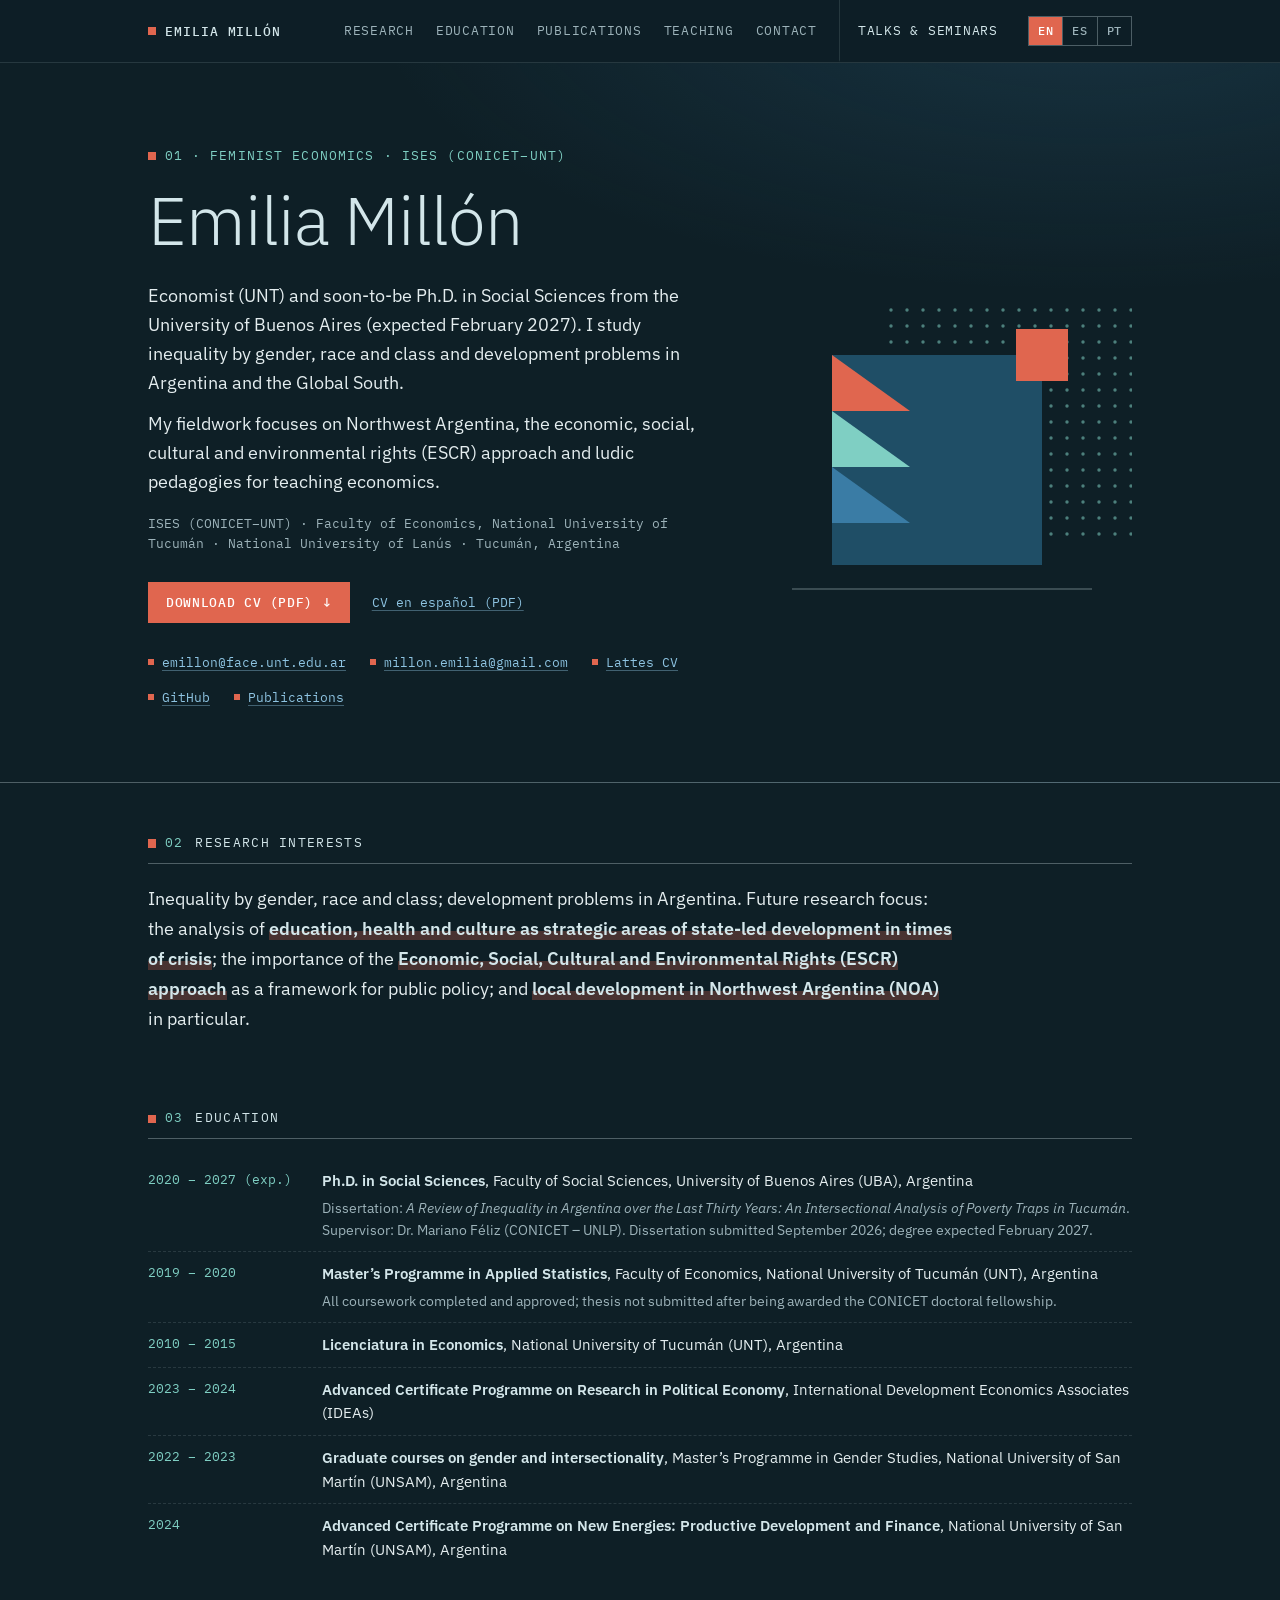
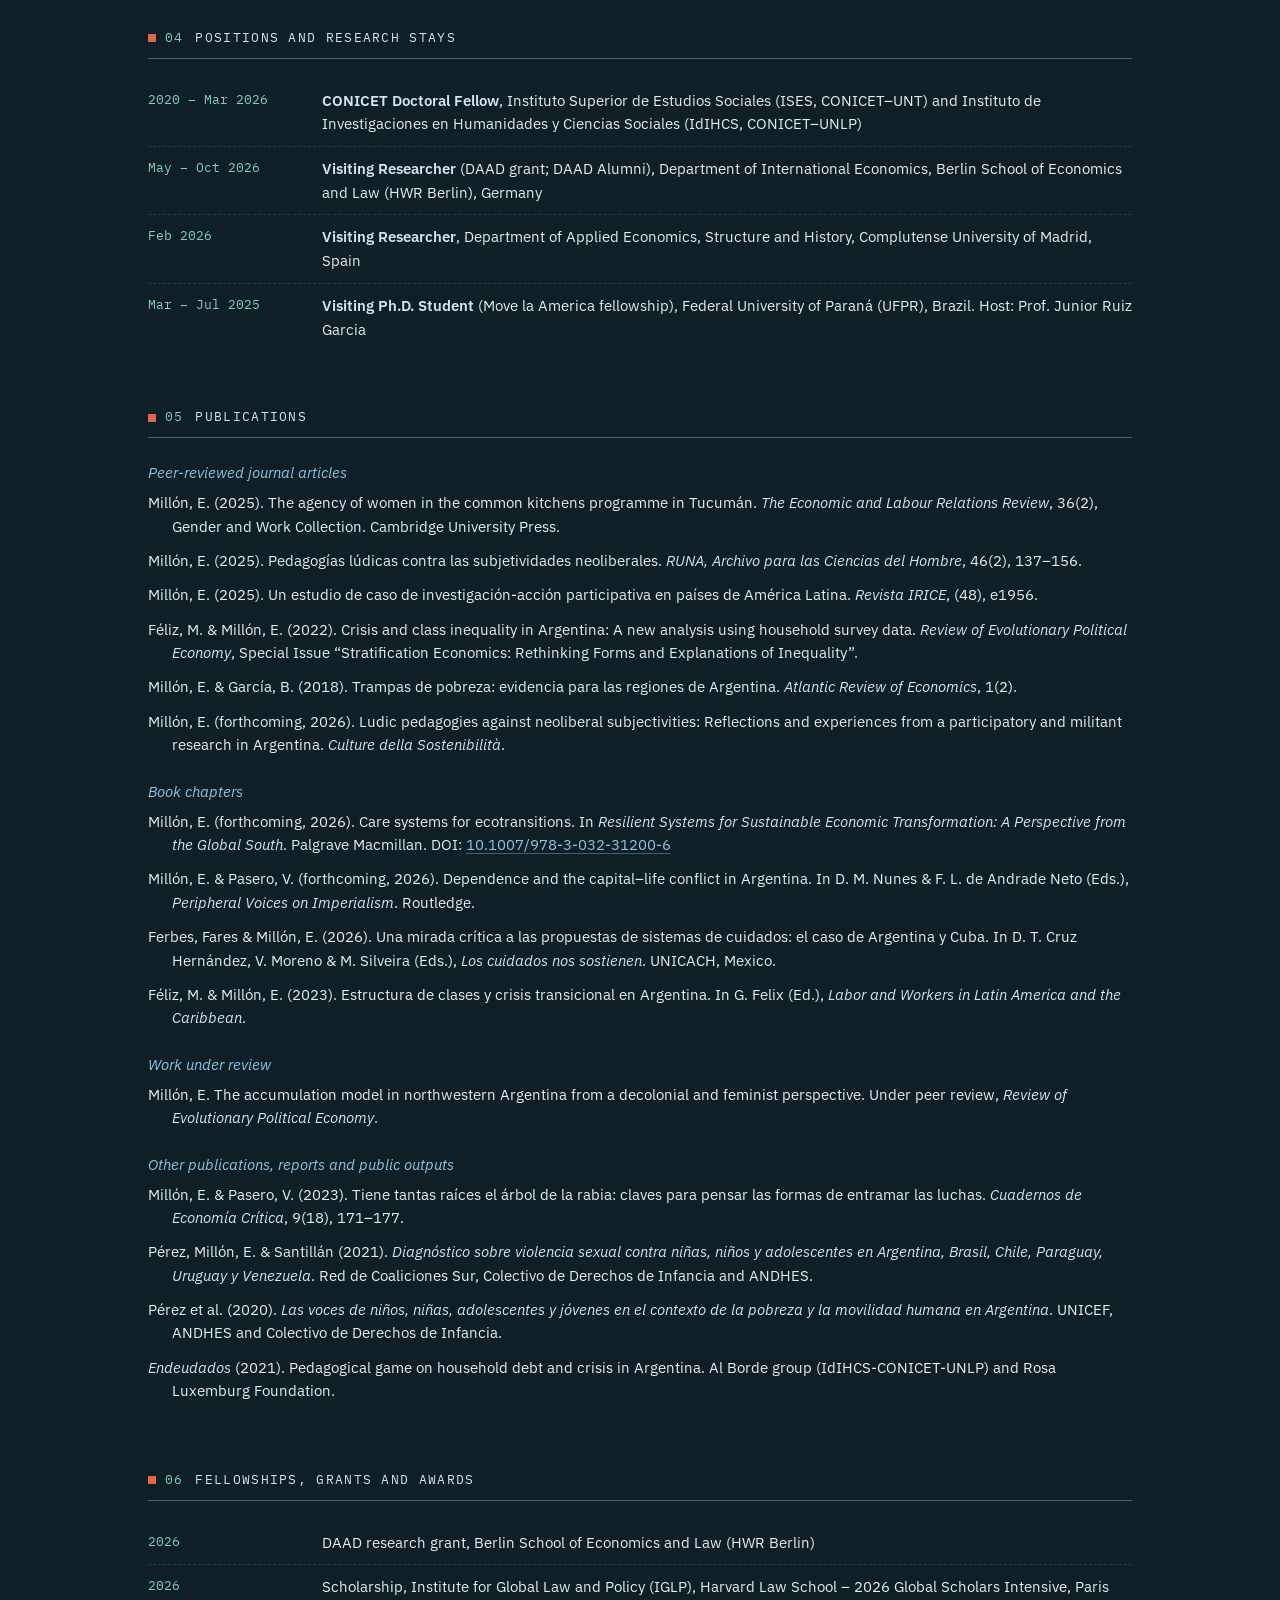
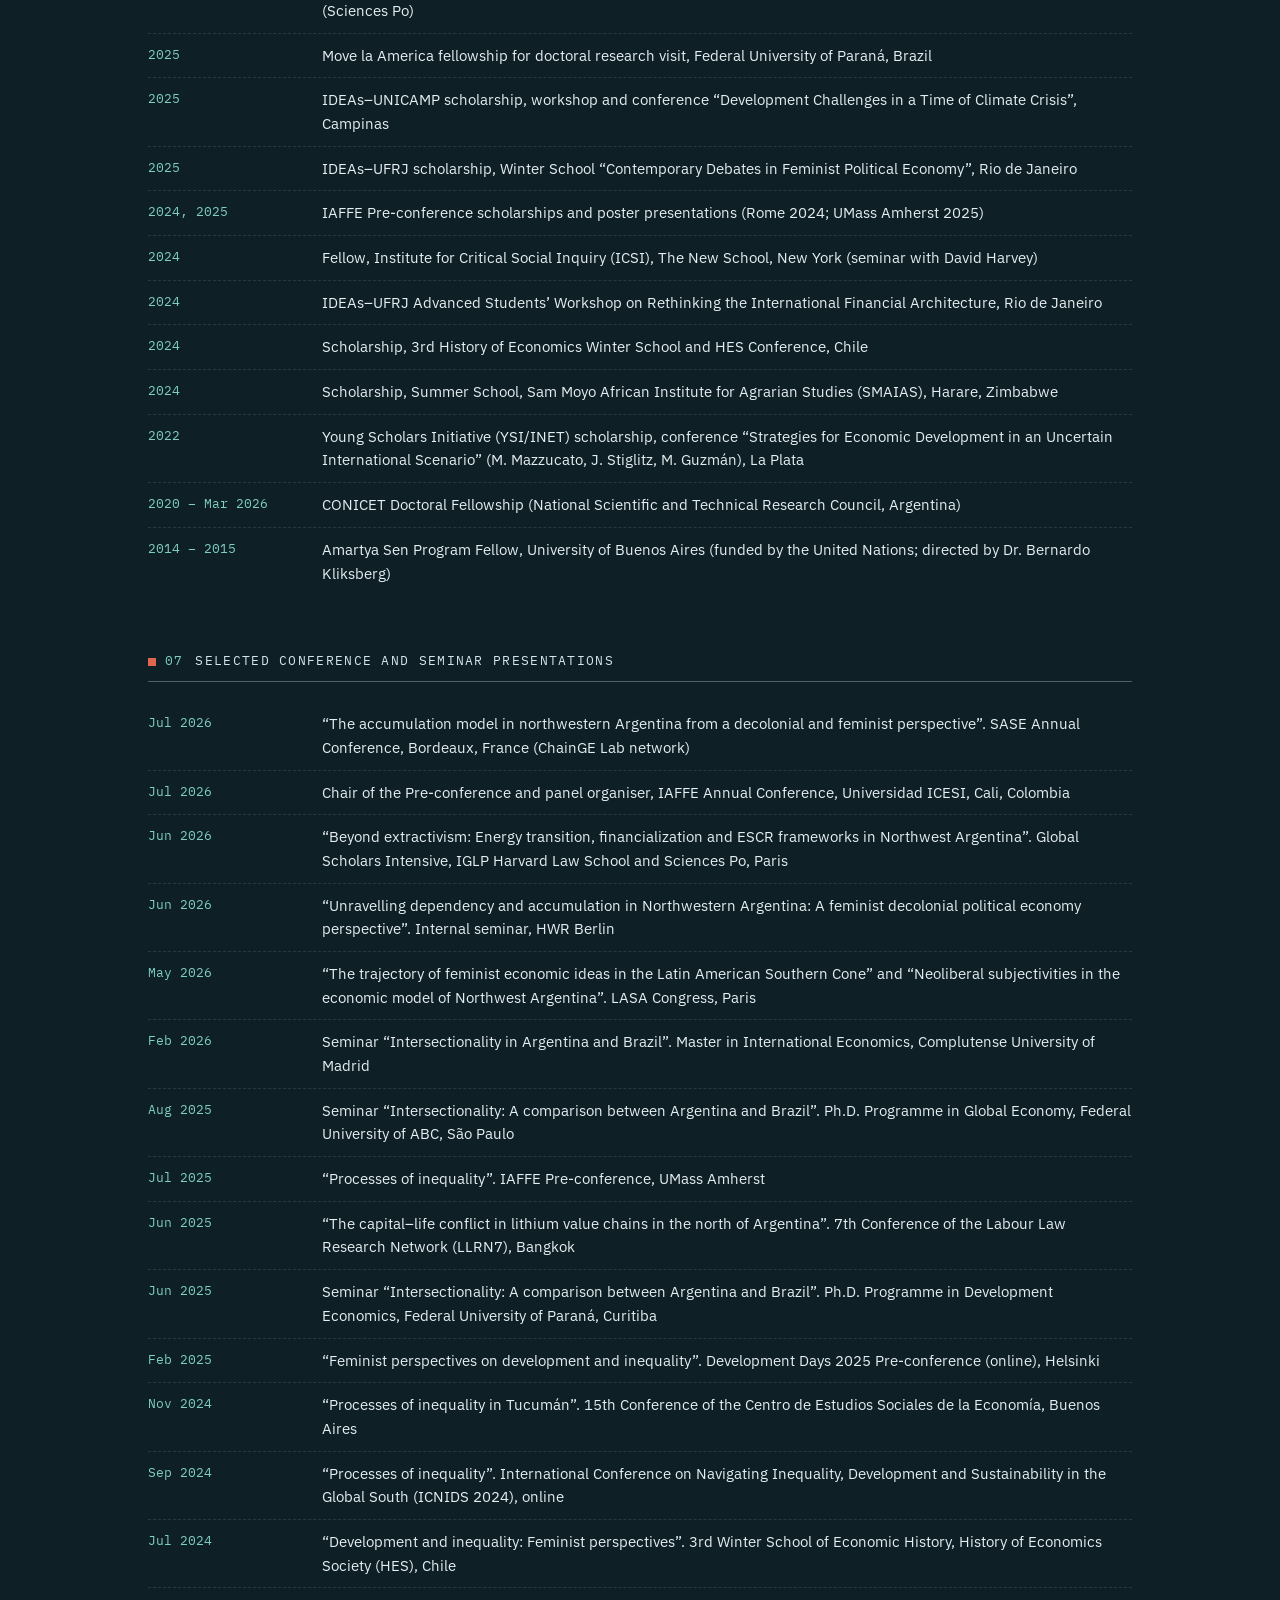
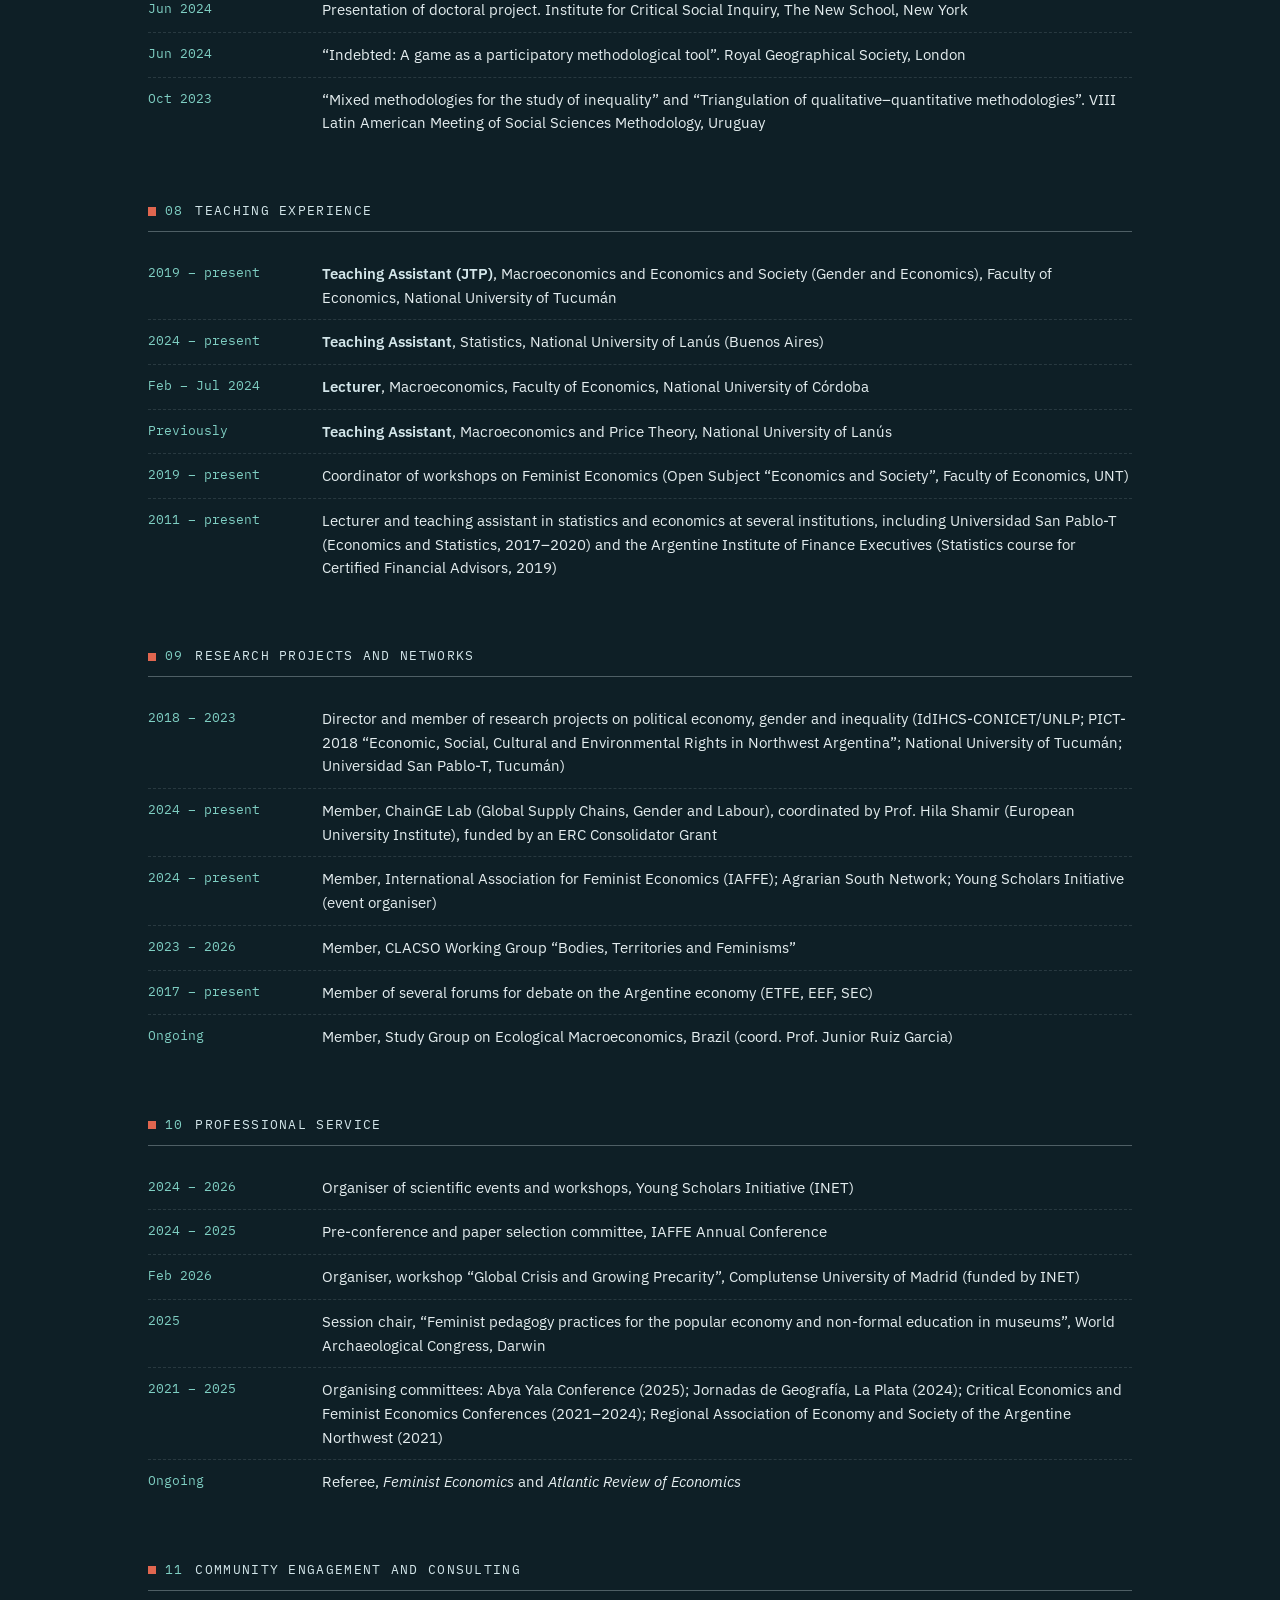
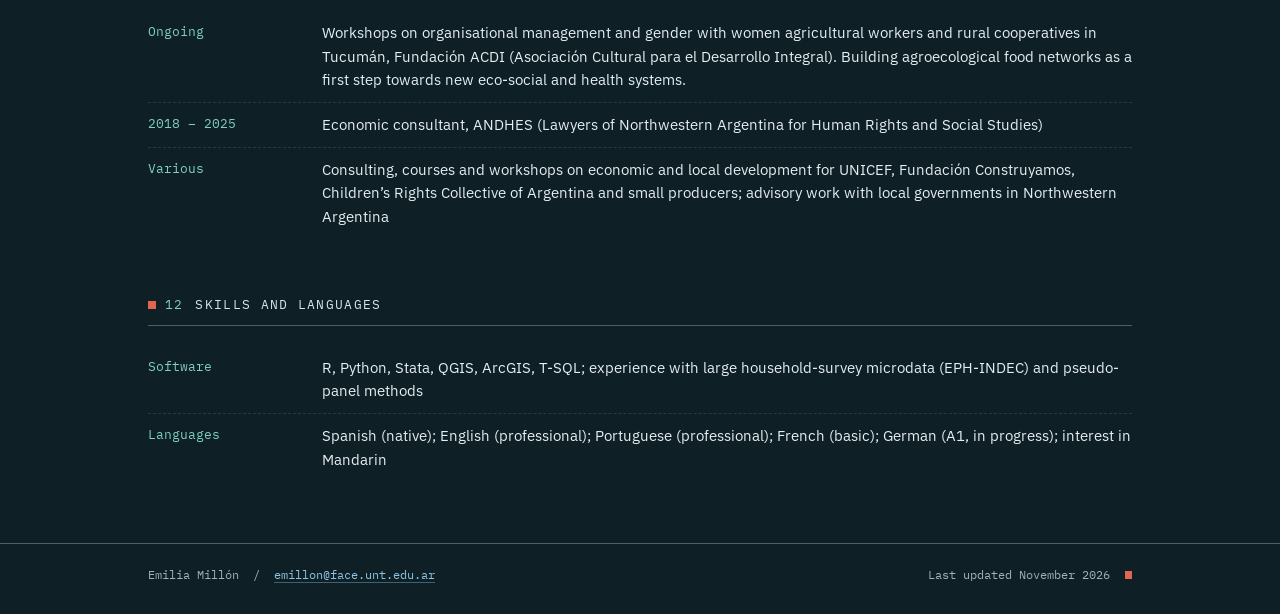
<file: index.html>
<!doctype html>
<html lang="en">
<head>
<meta charset="utf-8">
<meta name="viewport" content="width=device-width, initial-scale=1">
<title>Emilia Millón · Feminist economist</title>
<meta name="description" content="CV of María Emilia Millón Alderete — feminist economics, inequality and development in Argentina and the Global South.">
<meta property="og:title" content="Emilia Millón · Feminist economist">
<meta property="og:description" content="CV of María Emilia Millón Alderete — feminist economics, inequality and development in Argentina and the Global South.">
<meta name="theme-color" content="#0E1F26">
<link rel="icon" href="data:image/svg+xml,%3Csvg xmlns='http://www.w3.org/2000/svg' viewBox='0 0 16 16'%3E%3Crect width='16' height='16' fill='%230E1F26'/%3E%3Crect x='9' y='0' width='7' height='7' fill='%23E0664F'/%3E%3C/svg%3E">
<link rel="preconnect" href="https://fonts.googleapis.com">
<link rel="preconnect" href="https://fonts.gstatic.com" crossorigin>
<link href="https://fonts.googleapis.com/css2?family=IBM+Plex+Mono:wght@400;500&family=IBM+Plex+Sans:ital,wght@0,300;0,400;0,600;1,400&display=swap" rel="stylesheet">
<link rel="stylesheet" href="assets/style.css">
</head>
<body><header class="top"><div class="wrap">
  <a class="brand" href="index.html"><span class="sq" aria-hidden="true"></span>Emilia Millón</a>
  <nav class="tabs" data-lang="en" aria-label="Sections"><a href="index.html#research-en" class="anc">Research</a><a href="index.html#education-en" class="anc">Education</a><a href="index.html#publications-en" class="anc">Publications</a><a href="index.html#teaching-en" class="anc">Teaching</a><a href="index.html#contact-en" class="anc">Contact</a><a href="talks.html" class="tab">Talks &amp; seminars</a></nav><nav class="tabs" data-lang="es" aria-label="Secciones" hidden><a href="index.html#research-es" class="anc">Investigación</a><a href="index.html#education-es" class="anc">Formación</a><a href="index.html#publications-es" class="anc">Publicaciones</a><a href="index.html#teaching-es" class="anc">Docencia</a><a href="index.html#contact-es" class="anc">Contacto</a><a href="talks.html" class="tab">Charlas y seminarios</a></nav><nav class="tabs" data-lang="pt" aria-label="Seções" hidden><a href="index.html#research-pt" class="anc">Pesquisa</a><a href="index.html#education-pt" class="anc">Formação</a><a href="index.html#publications-pt" class="anc">Publicações</a><a href="index.html#teaching-pt" class="anc">Docência</a><a href="index.html#contact-pt" class="anc">Contato</a><a href="talks.html" class="tab">Palestras e seminários</a></nav>
  <div class="lsw" role="group" aria-label="Language"><button type="button" data-set="en">EN</button><button type="button" data-set="es">ES</button><button type="button" data-set="pt">PT</button></div>
</div></header><main><div class="lang" data-lang="en" lang="en">
<section class="hero"><div class="wrap">
  <div>
    <p class="kicker"><span class="sq" aria-hidden="true"></span>01 · Feminist economics · ISES (CONICET–UNT)</p>
    <h1>Emilia Millón</h1>
    <p class="bio">Economist (UNT) and soon-to-be Ph.D. in Social Sciences from the University of Buenos Aires (expected February 2027). I study inequality by gender, race and class and development problems in Argentina and the Global South.</p><p class="bio">My fieldwork focuses on Northwest Argentina, the economic, social, cultural and environmental rights (ESCR) approach and ludic pedagogies for teaching economics.</p>
    <p class="aff">ISES (CONICET–UNT) · Faculty of Economics, National University of Tucumán · National University of Lanús · Tucumán, Argentina</p>
    <div class="actions">
      <a class="btn" href="assets/CV_Emilia_Millon_EN.pdf" download>Download CV (PDF) <span aria-hidden="true">↓</span></a>
      <a class="alt" href="assets/CV_Emilia_Millon_ES.pdf" download hreflang="es">CV en español (PDF)</a>
    </div>
    <ul class="links" id="contact-en" aria-label="Contact and profiles"><li><a href="mailto:emillon@face.unt.edu.ar">emillon@face.unt.edu.ar</a></li><li><a href="mailto:millon.emilia@gmail.com">millon.emilia@gmail.com</a></li><li><a href="http://lattes.cnpq.br/4853078787326103" rel="me noopener">Lattes CV</a></li><li><a href="https://github.com/emiliamillon" rel="me noopener">GitHub</a></li><li><a href="https://tinyurl.com/millon-publis" rel="me noopener">Publications</a></li></ul>
  </div>
  <div class="art"><svg viewBox="0 0 340 340" aria-hidden="true">
  <defs><pattern id="dots" width="16" height="16" patternUnits="userSpaceOnUse"><circle cx="3" cy="3" r="1.7" fill="#7FCFC3" opacity=".55"/></pattern></defs>
  <rect x="96" y="40" width="244" height="244" fill="url(#dots)"/>
  <rect x="40" y="96" width="210" height="210" fill="#1F4E66"/>
  <path d="M40 96 L118 152 L40 152Z" fill="#E0664F"/>
  <path d="M40 152 L118 208 L40 208Z" fill="#7FCFC3"/>
  <path d="M40 208 L118 264 L40 264Z" fill="#3A7CA5"/>
  <rect x="224" y="70" width="52" height="52" fill="#E0664F"/>
  <line x1="0" y1="330" x2="300" y2="330" stroke="#D3E6EA" stroke-width="1" opacity=".45"/>
</svg></div>
</div></section>
<section class="sec wrap" id="research-en" aria-labelledby="research-en-h">
<h2 id="research-en-h"><span class="sq" aria-hidden="true"></span><span class="num">02</span>Research interests</h2>
<p class="lead">Inequality by gender, race and class; development problems in Argentina. Future research focus: the analysis of <strong>education, health and culture as strategic areas of state-led development in times of crisis</strong>; the importance of the <strong>Economic, Social, Cultural and Environmental Rights (ESCR) approach</strong> as a framework for public policy; and <strong>local development in Northwest Argentina (NOA)</strong> in particular.</p>
</section>
<section class="sec wrap" id="education-en" aria-labelledby="education-en-h">
<h2 id="education-en-h"><span class="sq" aria-hidden="true"></span><span class="num">03</span>Education</h2>
<dl class="rows"><div class="row"><dt>2020 – 2027 (exp.)</dt><dd><p><strong>Ph.D. in Social Sciences</strong>, Faculty of Social Sciences, University of Buenos Aires (UBA), Argentina</p><p>Dissertation: <em>A Review of Inequality in Argentina over the Last Thirty Years: An Intersectional Analysis of Poverty Traps in Tucumán</em>. Supervisor: Dr. Mariano Féliz (CONICET – UNLP). Dissertation submitted September 2026; degree expected February 2027.</p></dd></div><div class="row"><dt>2019 – 2020</dt><dd><p><strong>Master’s Programme in Applied Statistics</strong>, Faculty of Economics, National University of Tucumán (UNT), Argentina</p><p>All coursework completed and approved; thesis not submitted after being awarded the CONICET doctoral fellowship.</p></dd></div><div class="row"><dt>2010 – 2015</dt><dd><p><strong>Licenciatura in Economics</strong>, National University of Tucumán (UNT), Argentina</p></dd></div><div class="row"><dt>2023 – 2024</dt><dd><p><strong>Advanced Certificate Programme on Research in Political Economy</strong>, International Development Economics Associates (IDEAs)</p></dd></div><div class="row"><dt>2022 – 2023</dt><dd><p><strong>Graduate courses on gender and intersectionality</strong>, Master’s Programme in Gender Studies, National University of San Martín (UNSAM), Argentina</p></dd></div><div class="row"><dt>2024</dt><dd><p><strong>Advanced Certificate Programme on New Energies: Productive Development and Finance</strong>, National University of San Martín (UNSAM), Argentina</p></dd></div></dl>
</section>
<section class="sec wrap" id="s2-en" aria-labelledby="s2-en-h">
<h2 id="s2-en-h"><span class="sq" aria-hidden="true"></span><span class="num">04</span>Positions and research stays</h2>
<dl class="rows"><div class="row"><dt>2020 – Mar 2026</dt><dd><p><strong>CONICET Doctoral Fellow</strong>, Instituto Superior de Estudios Sociales (ISES, CONICET–UNT) and Instituto de Investigaciones en Humanidades y Ciencias Sociales (IdIHCS, CONICET–UNLP)</p></dd></div><div class="row"><dt>May – Oct 2026</dt><dd><p><strong>Visiting Researcher</strong> (DAAD grant; DAAD Alumni), Department of International Economics, Berlin School of Economics and Law (HWR Berlin), Germany</p></dd></div><div class="row"><dt>Feb 2026</dt><dd><p><strong>Visiting Researcher</strong>, Department of Applied Economics, Structure and History, Complutense University of Madrid, Spain</p></dd></div><div class="row"><dt>Mar – Jul 2025</dt><dd><p><strong>Visiting Ph.D. Student</strong> (Move la America fellowship), Federal University of Paraná (UFPR), Brazil. Host: Prof. Junior Ruiz Garcia</p></dd></div></dl>
</section>
<section class="sec wrap" id="publications-en" aria-labelledby="publications-en-h">
<h2 id="publications-en-h"><span class="sq" aria-hidden="true"></span><span class="num">05</span>Publications</h2>
<h3>Peer-reviewed journal articles</h3>
<p class="ref">Millón, E. (2025). The agency of women in the common kitchens programme in Tucumán. <em>The Economic and Labour Relations Review</em>, 36(2), Gender and Work Collection. Cambridge University Press.</p>
<p class="ref">Millón, E. (2025). Pedagogías lúdicas contra las subjetividades neoliberales. <em>RUNA, Archivo para las Ciencias del Hombre</em>, 46(2), 137–156.</p>
<p class="ref">Millón, E. (2025). Un estudio de caso de investigación-acción participativa en países de América Latina. <em>Revista IRICE</em>, (48), e1956.</p>
<p class="ref">Féliz, M. &amp; Millón, E. (2022). Crisis and class inequality in Argentina: A new analysis using household survey data. <em>Review of Evolutionary Political Economy</em>, Special Issue “Stratification Economics: Rethinking Forms and Explanations of Inequality”.</p>
<p class="ref">Millón, E. &amp; García, B. (2018). Trampas de pobreza: evidencia para las regiones de Argentina. <em>Atlantic Review of Economics</em>, 1(2).</p>
<p class="ref">Millón, E. (forthcoming, 2026). Ludic pedagogies against neoliberal subjectivities: Reflections and experiences from a participatory and militant research in Argentina. <em>Culture della Sostenibilità</em>.</p>
<h3>Book chapters</h3>
<p class="ref">Millón, E. (forthcoming, 2026). Care systems for ecotransitions. In <em>Resilient Systems for Sustainable Economic Transformation: A Perspective from the Global South</em>. Palgrave Macmillan. DOI: <a href="https://doi.org/10.1007/978-3-032-31200-6">10.1007/978-3-032-31200-6</a></p>
<p class="ref">Millón, E. &amp; Pasero, V. (forthcoming, 2026). Dependence and the capital–life conflict in Argentina. In D. M. Nunes &amp; F. L. de Andrade Neto (Eds.), <em>Peripheral Voices on Imperialism</em>. Routledge.</p>
<p class="ref">Ferbes, Fares &amp; Millón, E. (2026). Una mirada crítica a las propuestas de sistemas de cuidados: el caso de Argentina y Cuba. In D. T. Cruz Hernández, V. Moreno &amp; M. Silveira (Eds.), <em>Los cuidados nos sostienen</em>. UNICACH, Mexico.</p>
<p class="ref">Féliz, M. &amp; Millón, E. (2023). Estructura de clases y crisis transicional en Argentina. In G. Felix (Ed.), <em>Labor and Workers in Latin America and the Caribbean</em>.</p>
<h3>Work under review</h3>
<p class="ref">Millón, E. The accumulation model in northwestern Argentina from a decolonial and feminist perspective. Under peer review, <em>Review of Evolutionary Political Economy</em>.</p>
<h3>Other publications, reports and public outputs</h3>
<p class="ref">Millón, E. &amp; Pasero, V. (2023). Tiene tantas raíces el árbol de la rabia: claves para pensar las formas de entramar las luchas. <em>Cuadernos de Economía Crítica</em>, 9(18), 171–177.</p>
<p class="ref">Pérez, Millón, E. &amp; Santillán (2021). <em>Diagnóstico sobre violencia sexual contra niñas, niños y adolescentes en Argentina, Brasil, Chile, Paraguay, Uruguay y Venezuela</em>. Red de Coaliciones Sur, Colectivo de Derechos de Infancia and ANDHES.</p>
<p class="ref">Pérez et al. (2020). <em>Las voces de niños, niñas, adolescentes y jóvenes en el contexto de la pobreza y la movilidad humana en Argentina</em>. UNICEF, ANDHES and Colectivo de Derechos de Infancia.</p>
<p class="ref"><em>Endeudados</em> (2021). Pedagogical game on household debt and crisis in Argentina. Al Borde group (IdIHCS-CONICET-UNLP) and Rosa Luxemburg Foundation.</p>
</section>
<section class="sec wrap" id="s4-en" aria-labelledby="s4-en-h">
<h2 id="s4-en-h"><span class="sq" aria-hidden="true"></span><span class="num">06</span>Fellowships, grants and awards</h2>
<dl class="rows"><div class="row"><dt>2026</dt><dd><p>DAAD research grant, Berlin School of Economics and Law (HWR Berlin)</p></dd></div><div class="row"><dt>2026</dt><dd><p>Scholarship, Institute for Global Law and Policy (IGLP), Harvard Law School – 2026 Global Scholars Intensive, Paris (Sciences Po)</p></dd></div><div class="row"><dt>2025</dt><dd><p>Move la America fellowship for doctoral research visit, Federal University of Paraná, Brazil</p></dd></div><div class="row"><dt>2025</dt><dd><p>IDEAs–UNICAMP scholarship, workshop and conference “Development Challenges in a Time of Climate Crisis”, Campinas</p></dd></div><div class="row"><dt>2025</dt><dd><p>IDEAs–UFRJ scholarship, Winter School “Contemporary Debates in Feminist Political Economy”, Rio de Janeiro</p></dd></div><div class="row"><dt>2024, 2025</dt><dd><p>IAFFE Pre-conference scholarships and poster presentations (Rome 2024; UMass Amherst 2025)</p></dd></div><div class="row"><dt>2024</dt><dd><p>Fellow, Institute for Critical Social Inquiry (ICSI), The New School, New York (seminar with David Harvey)</p></dd></div><div class="row"><dt>2024</dt><dd><p>IDEAs–UFRJ Advanced Students’ Workshop on Rethinking the International Financial Architecture, Rio de Janeiro</p></dd></div><div class="row"><dt>2024</dt><dd><p>Scholarship, 3rd History of Economics Winter School and HES Conference, Chile</p></dd></div><div class="row"><dt>2024</dt><dd><p>Scholarship, Summer School, Sam Moyo African Institute for Agrarian Studies (SMAIAS), Harare, Zimbabwe</p></dd></div><div class="row"><dt>2022</dt><dd><p>Young Scholars Initiative (YSI/INET) scholarship, conference “Strategies for Economic Development in an Uncertain International Scenario” (M. Mazzucato, J. Stiglitz, M. Guzmán), La Plata</p></dd></div><div class="row"><dt>2020 – Mar 2026</dt><dd><p>CONICET Doctoral Fellowship (National Scientific and Technical Research Council, Argentina)</p></dd></div><div class="row"><dt>2014 – 2015</dt><dd><p>Amartya Sen Program Fellow, University of Buenos Aires (funded by the United Nations; directed by Dr. Bernardo Kliksberg)</p></dd></div></dl>
</section>
<section class="sec wrap" id="s5-en" aria-labelledby="s5-en-h">
<h2 id="s5-en-h"><span class="sq" aria-hidden="true"></span><span class="num">07</span>Selected conference and seminar presentations</h2>
<dl class="rows"><div class="row"><dt>Jul 2026</dt><dd><p>“The accumulation model in northwestern Argentina from a decolonial and feminist perspective”. SASE Annual Conference, Bordeaux, France (ChainGE Lab network)</p></dd></div><div class="row"><dt>Jul 2026</dt><dd><p>Chair of the Pre-conference and panel organiser, IAFFE Annual Conference, Universidad ICESI, Cali, Colombia</p></dd></div><div class="row"><dt>Jun 2026</dt><dd><p>“Beyond extractivism: Energy transition, financialization and ESCR frameworks in Northwest Argentina”. Global Scholars Intensive, IGLP Harvard Law School and Sciences Po, Paris</p></dd></div><div class="row"><dt>Jun 2026</dt><dd><p>“Unravelling dependency and accumulation in Northwestern Argentina: A feminist decolonial political economy perspective”. Internal seminar, HWR Berlin</p></dd></div><div class="row"><dt>May 2026</dt><dd><p>“The trajectory of feminist economic ideas in the Latin American Southern Cone” and “Neoliberal subjectivities in the economic model of Northwest Argentina”. LASA Congress, Paris</p></dd></div><div class="row"><dt>Feb 2026</dt><dd><p>Seminar “Intersectionality in Argentina and Brazil”. Master in International Economics, Complutense University of Madrid</p></dd></div><div class="row"><dt>Aug 2025</dt><dd><p>Seminar “Intersectionality: A comparison between Argentina and Brazil”. Ph.D. Programme in Global Economy, Federal University of ABC, São Paulo</p></dd></div><div class="row"><dt>Jul 2025</dt><dd><p>“Processes of inequality”. IAFFE Pre-conference, UMass Amherst</p></dd></div><div class="row"><dt>Jun 2025</dt><dd><p>“The capital–life conflict in lithium value chains in the north of Argentina”. 7th Conference of the Labour Law Research Network (LLRN7), Bangkok</p></dd></div><div class="row"><dt>Jun 2025</dt><dd><p>Seminar “Intersectionality: A comparison between Argentina and Brazil”. Ph.D. Programme in Development Economics, Federal University of Paraná, Curitiba</p></dd></div><div class="row"><dt>Feb 2025</dt><dd><p>“Feminist perspectives on development and inequality”. Development Days 2025 Pre-conference (online), Helsinki</p></dd></div><div class="row"><dt>Nov 2024</dt><dd><p>“Processes of inequality in Tucumán”. 15th Conference of the Centro de Estudios Sociales de la Economía, Buenos Aires</p></dd></div><div class="row"><dt>Sep 2024</dt><dd><p>“Processes of inequality”. International Conference on Navigating Inequality, Development and Sustainability in the Global South (ICNIDS 2024), online</p></dd></div><div class="row"><dt>Jul 2024</dt><dd><p>“Development and inequality: Feminist perspectives”. 3rd Winter School of Economic History, History of Economics Society (HES), Chile</p></dd></div><div class="row"><dt>Jun 2024</dt><dd><p>Presentation of doctoral project. Institute for Critical Social Inquiry, The New School, New York</p></dd></div><div class="row"><dt>Jun 2024</dt><dd><p>“Indebted: A game as a participatory methodological tool”. Royal Geographical Society, London</p></dd></div><div class="row"><dt>Oct 2023</dt><dd><p>“Mixed methodologies for the study of inequality” and “Triangulation of qualitative–quantitative methodologies”. VIII Latin American Meeting of Social Sciences Methodology, Uruguay</p></dd></div></dl>
</section>
<section class="sec wrap" id="teaching-en" aria-labelledby="teaching-en-h">
<h2 id="teaching-en-h"><span class="sq" aria-hidden="true"></span><span class="num">08</span>Teaching experience</h2>
<dl class="rows"><div class="row"><dt>2019 – present</dt><dd><p><strong>Teaching Assistant (JTP)</strong>, Macroeconomics and Economics and Society (Gender and Economics), Faculty of Economics, National University of Tucumán</p></dd></div><div class="row"><dt>2024 – present</dt><dd><p><strong>Teaching Assistant</strong>, Statistics, National University of Lanús (Buenos Aires)</p></dd></div><div class="row"><dt>Feb – Jul 2024</dt><dd><p><strong>Lecturer</strong>, Macroeconomics, Faculty of Economics, National University of Córdoba</p></dd></div><div class="row"><dt>Previously</dt><dd><p><strong>Teaching Assistant</strong>, Macroeconomics and Price Theory, National University of Lanús</p></dd></div><div class="row"><dt>2019 – present</dt><dd><p>Coordinator of workshops on Feminist Economics (Open Subject “Economics and Society”, Faculty of Economics, UNT)</p></dd></div><div class="row"><dt>2011 – present</dt><dd><p>Lecturer and teaching assistant in statistics and economics at several institutions, including Universidad San Pablo-T (Economics and Statistics, 2017–2020) and the Argentine Institute of Finance Executives (Statistics course for Certified Financial Advisors, 2019)</p></dd></div></dl>
</section>
<section class="sec wrap" id="s7-en" aria-labelledby="s7-en-h">
<h2 id="s7-en-h"><span class="sq" aria-hidden="true"></span><span class="num">09</span>Research projects and networks</h2>
<dl class="rows"><div class="row"><dt>2018 – 2023</dt><dd><p>Director and member of research projects on political economy, gender and inequality (IdIHCS-CONICET/UNLP; PICT-2018 “Economic, Social, Cultural and Environmental Rights in Northwest Argentina”; National University of Tucumán; Universidad San Pablo-T, Tucumán)</p></dd></div><div class="row"><dt>2024 – present</dt><dd><p>Member, ChainGE Lab (Global Supply Chains, Gender and Labour), coordinated by Prof. Hila Shamir (European University Institute), funded by an ERC Consolidator Grant</p></dd></div><div class="row"><dt>2024 – present</dt><dd><p>Member, International Association for Feminist Economics (IAFFE); Agrarian South Network; Young Scholars Initiative (event organiser)</p></dd></div><div class="row"><dt>2023 – 2026</dt><dd><p>Member, CLACSO Working Group “Bodies, Territories and Feminisms”</p></dd></div><div class="row"><dt>2017 – present</dt><dd><p>Member of several forums for debate on the Argentine economy (ETFE, EEF, SEC)</p></dd></div><div class="row"><dt>Ongoing</dt><dd><p>Member, Study Group on Ecological Macroeconomics, Brazil (coord. Prof. Junior Ruiz Garcia)</p></dd></div></dl>
</section>
<section class="sec wrap" id="s8-en" aria-labelledby="s8-en-h">
<h2 id="s8-en-h"><span class="sq" aria-hidden="true"></span><span class="num">10</span>Professional service</h2>
<dl class="rows"><div class="row"><dt>2024 – 2026</dt><dd><p>Organiser of scientific events and workshops, Young Scholars Initiative (INET)</p></dd></div><div class="row"><dt>2024 – 2025</dt><dd><p>Pre-conference and paper selection committee, IAFFE Annual Conference</p></dd></div><div class="row"><dt>Feb 2026</dt><dd><p>Organiser, workshop “Global Crisis and Growing Precarity”, Complutense University of Madrid (funded by INET)</p></dd></div><div class="row"><dt>2025</dt><dd><p>Session chair, “Feminist pedagogy practices for the popular economy and non-formal education in museums”, World Archaeological Congress, Darwin</p></dd></div><div class="row"><dt>2021 – 2025</dt><dd><p>Organising committees: Abya Yala Conference (2025); Jornadas de Geografía, La Plata (2024); Critical Economics and Feminist Economics Conferences (2021–2024); Regional Association of Economy and Society of the Argentine Northwest (2021)</p></dd></div><div class="row"><dt>Ongoing</dt><dd><p>Referee, <em>Feminist Economics</em> and <em>Atlantic Review of Economics</em></p></dd></div></dl>
</section>
<section class="sec wrap" id="s9-en" aria-labelledby="s9-en-h">
<h2 id="s9-en-h"><span class="sq" aria-hidden="true"></span><span class="num">11</span>Community engagement and consulting</h2>
<dl class="rows"><div class="row"><dt>Ongoing</dt><dd><p>Workshops on organisational management and gender with women agricultural workers and rural cooperatives in Tucumán, Fundación ACDI (Asociación Cultural para el Desarrollo Integral). Building agroecological food networks as a first step towards new eco-social and health systems.</p></dd></div><div class="row"><dt>2018 – 2025</dt><dd><p>Economic consultant, ANDHES (Lawyers of Northwestern Argentina for Human Rights and Social Studies)</p></dd></div><div class="row"><dt>Various</dt><dd><p>Consulting, courses and workshops on economic and local development for UNICEF, Fundación Construyamos, Children’s Rights Collective of Argentina and small producers; advisory work with local governments in Northwestern Argentina</p></dd></div></dl>
</section>
<section class="sec wrap" id="s10-en" aria-labelledby="s10-en-h">
<h2 id="s10-en-h"><span class="sq" aria-hidden="true"></span><span class="num">12</span>Skills and languages</h2>
<dl class="rows"><div class="row"><dt>Software</dt><dd><p>R, Python, Stata, QGIS, ArcGIS, T-SQL; experience with large household-survey microdata (EPH-INDEC) and pseudo-panel methods</p></dd></div><div class="row"><dt>Languages</dt><dd><p>Spanish (native); English (professional); Portuguese (professional); French (basic); German (A1, in progress); interest in Mandarin</p></dd></div></dl>
</section>
</div><div class="lang" data-lang="es" lang="es" hidden>
<section class="hero"><div class="wrap">
  <div>
    <p class="kicker"><span class="sq" aria-hidden="true"></span>01 · Economía feminista · ISES (CONICET–UNT)</p>
    <h1>Emilia Millón</h1>
    <p class="bio">Economista (UNT) y próximamente doctora en Ciencias Sociales por la Universidad de Buenos Aires (defensa prevista para febrero de 2027). Investigo la desigualdad por género, raza y clase y los problemas del desarrollo en Argentina y el Sur Global.</p><p class="bio">Mi trabajo de campo se centra en el Noroeste Argentino, el enfoque de derechos económicos, sociales, culturales y ambientales (DESCA) y las pedagogías lúdicas para enseñar economía.</p>
    <p class="aff">ISES (CONICET–UNT) · FACE, Universidad Nacional de Tucumán · Universidad Nacional de Lanús · Tucumán, Argentina</p>
    <div class="actions">
      <a class="btn" href="assets/CV_Emilia_Millon_ES.pdf" download>Descargar CV (PDF) <span aria-hidden="true">↓</span></a>
      <a class="alt" href="assets/CV_Emilia_Millon_EN.pdf" download hreflang="en">CV in English (PDF)</a>
    </div>
    <ul class="links" id="contact-es" aria-label="Contacto y perfiles"><li><a href="mailto:emillon@face.unt.edu.ar">emillon@face.unt.edu.ar</a></li><li><a href="mailto:millon.emilia@gmail.com">millon.emilia@gmail.com</a></li><li><a href="http://lattes.cnpq.br/4853078787326103" rel="me noopener">CV Lattes</a></li><li><a href="https://github.com/emiliamillon" rel="me noopener">GitHub</a></li><li><a href="https://tinyurl.com/millon-publis" rel="me noopener">Publicaciones</a></li></ul>
  </div>
  <div class="art"><svg viewBox="0 0 340 340" aria-hidden="true">
  <defs><pattern id="dots" width="16" height="16" patternUnits="userSpaceOnUse"><circle cx="3" cy="3" r="1.7" fill="#7FCFC3" opacity=".55"/></pattern></defs>
  <rect x="96" y="40" width="244" height="244" fill="url(#dots)"/>
  <rect x="40" y="96" width="210" height="210" fill="#1F4E66"/>
  <path d="M40 96 L118 152 L40 152Z" fill="#E0664F"/>
  <path d="M40 152 L118 208 L40 208Z" fill="#7FCFC3"/>
  <path d="M40 208 L118 264 L40 264Z" fill="#3A7CA5"/>
  <rect x="224" y="70" width="52" height="52" fill="#E0664F"/>
  <line x1="0" y1="330" x2="300" y2="330" stroke="#D3E6EA" stroke-width="1" opacity=".45"/>
</svg></div>
</div></section>
<section class="sec wrap" id="research-es" aria-labelledby="research-es-h">
<h2 id="research-es-h"><span class="sq" aria-hidden="true"></span><span class="num">02</span>Intereses de investigación</h2>
<p class="lead">Desigualdad por género, raza y clase; problemas del desarrollo en Argentina. Como foco de investigación futura: el análisis de la <strong>educación, la salud y la cultura como puntos estratégicos del desarrollo estatal en contextos de crisis</strong>; la importancia del <strong>enfoque de Derechos Económicos, Sociales, Culturales y Ambientales (DESCA)</strong> como marco para la política pública; y el <strong>desarrollo local del Noroeste Argentino (NOA)</strong> en particular.</p>
</section>
<section class="sec wrap" id="education-es" aria-labelledby="education-es-h">
<h2 id="education-es-h"><span class="sq" aria-hidden="true"></span><span class="num">03</span>Formación</h2>
<dl class="rows"><div class="row"><dt>2020 – 2027 (prev.)</dt><dd><p><strong>Doctorado en Ciencias Sociales</strong>, Facultad de Ciencias Sociales, Universidad de Buenos Aires (UBA), Argentina</p><p>Tesis: <em>Una revisión de la desigualdad en Argentina en los últimos treinta años: un análisis interseccional de las trampas de pobreza en Tucumán</em>. Director: Dr. Mariano Féliz (CONICET – UNLP). Tesis entregada en septiembre de 2026; defensa prevista para febrero de 2027.</p></dd></div><div class="row"><dt>2019 – 2020</dt><dd><p><strong>Maestría en Estadística Aplicada</strong>, Facultad de Ciencias Económicas, Universidad Nacional de Tucumán (UNT), Argentina</p><p>Cursado completo y aprobado; tesis no presentada tras obtener la beca doctoral CONICET.</p></dd></div><div class="row"><dt>2010 – 2015</dt><dd><p><strong>Licenciatura en Economía</strong>, Universidad Nacional de Tucumán (UNT), Argentina</p></dd></div><div class="row"><dt>2023 – 2024</dt><dd><p><strong>Advanced Certificate Programme on Research in Political Economy</strong>, International Development Economics Associates (IDEAs)</p></dd></div><div class="row"><dt>2022 – 2023</dt><dd><p><strong>Cursos de posgrado en género e interseccionalidad</strong>, Maestría en Estudios de Género, Universidad Nacional de San Martín (UNSAM), Argentina</p></dd></div><div class="row"><dt>2024</dt><dd><p><strong>Diplomatura en Nuevas Energías: Desarrollo Productivo y Financiamiento</strong>, Universidad Nacional de San Martín (UNSAM), Argentina</p></dd></div></dl>
</section>
<section class="sec wrap" id="s2-es" aria-labelledby="s2-es-h">
<h2 id="s2-es-h"><span class="sq" aria-hidden="true"></span><span class="num">04</span>Cargos y estancias de investigación</h2>
<dl class="rows"><div class="row"><dt>2020 – Mar 2026</dt><dd><p><strong>Becaria doctoral CONICET</strong>, Instituto Superior de Estudios Sociales (ISES, CONICET–UNT) e Instituto de Investigaciones en Humanidades y Ciencias Sociales (IdIHCS, CONICET–UNLP)</p></dd></div><div class="row"><dt>May – Oct 2026</dt><dd><p><strong>Investigadora visitante</strong> (beca DAAD; DAAD Alumni), Departamento de Economía Internacional, Berlin School of Economics and Law (HWR Berlin), Alemania</p></dd></div><div class="row"><dt>Feb 2026</dt><dd><p><strong>Investigadora visitante</strong>, Departamento de Economía Aplicada, Estructura e Historia, Universidad Complutense de Madrid, España</p></dd></div><div class="row"><dt>Mar – Jul 2025</dt><dd><p><strong>Doctoranda visitante</strong> (beca Move la America), Universidade Federal do Paraná (UFPR), Brasil. Anfitrión: Prof. Junior Ruiz Garcia</p></dd></div></dl>
</section>
<section class="sec wrap" id="publications-es" aria-labelledby="publications-es-h">
<h2 id="publications-es-h"><span class="sq" aria-hidden="true"></span><span class="num">05</span>Publicaciones</h2>
<h3>Artículos en revistas con referato</h3>
<p class="ref">Millón, E. (2025). The agency of women in the common kitchens programme in Tucumán. <em>The Economic and Labour Relations Review</em>, 36(2), Gender and Work Collection. Cambridge University Press.</p>
<p class="ref">Millón, E. (2025). Pedagogías lúdicas contra las subjetividades neoliberales. <em>RUNA, Archivo para las Ciencias del Hombre</em>, 46(2), 137–156.</p>
<p class="ref">Millón, E. (2025). Un estudio de caso de investigación-acción participativa en países de América Latina. <em>Revista IRICE</em>, (48), e1956.</p>
<p class="ref">Féliz, M. &amp; Millón, E. (2022). Crisis and class inequality in Argentina: A new analysis using household survey data. <em>Review of Evolutionary Political Economy</em>, número especial “Stratification Economics: Rethinking Forms and Explanations of Inequality”.</p>
<p class="ref">Millón, E. &amp; García, B. (2018). Trampas de pobreza: evidencia para las regiones de Argentina. <em>Atlantic Review of Economics</em>, 1(2).</p>
<p class="ref">Millón, E. (en prensa, 2026). Ludic pedagogies against neoliberal subjectivities: Reflections and experiences from a participatory and militant research in Argentina. <em>Culture della Sostenibilità</em>.</p>
<h3>Capítulos de libro</h3>
<p class="ref">Millón, E. (en prensa, 2026). Care systems for ecotransitions. En <em>Resilient Systems for Sustainable Economic Transformation: A Perspective from the Global South</em>. Palgrave Macmillan. DOI: <a href="https://doi.org/10.1007/978-3-032-31200-6">10.1007/978-3-032-31200-6</a></p>
<p class="ref">Millón, E. &amp; Pasero, V. (en prensa, 2026). Dependence and the capital–life conflict in Argentina. En D. M. Nunes &amp; F. L. de Andrade Neto (Eds.), <em>Peripheral Voices on Imperialism</em>. Routledge.</p>
<p class="ref">Ferbes, Fares &amp; Millón, E. (2026). Una mirada crítica a las propuestas de sistemas de cuidados: el caso de Argentina y Cuba. En D. T. Cruz Hernández, V. Moreno &amp; M. Silveira (Eds.), <em>Los cuidados nos sostienen</em>. UNICACH, México.</p>
<p class="ref">Féliz, M. &amp; Millón, E. (2023). Estructura de clases y crisis transicional en Argentina. En G. Felix (Ed.), <em>Trabalho e Trabalhadores na América Latina e Caribe</em>.</p>
<h3>Trabajos en evaluación</h3>
<p class="ref">Millón, E. The accumulation model in northwestern Argentina from a decolonial and feminist perspective. En evaluación por pares, <em>Review of Evolutionary Political Economy</em>.</p>
<h3>Otras publicaciones, informes y producción de divulgación</h3>
<p class="ref">Millón, E. &amp; Pasero, V. (2023). Tiene tantas raíces el árbol de la rabia: claves para pensar las formas de entramar las luchas. <em>Cuadernos de Economía Crítica</em>, 9(18), 171–177.</p>
<p class="ref">Pérez, Millón, E. &amp; Santillán (2021). <em>Diagnóstico sobre violencia sexual contra niñas, niños y adolescentes en Argentina, Brasil, Chile, Paraguay, Uruguay y Venezuela</em>. Red de Coaliciones Sur, Colectivo de Derechos de Infancia y ANDHES.</p>
<p class="ref">Pérez et al. (2020). <em>Las voces de niños, niñas, adolescentes y jóvenes en el contexto de la pobreza y la movilidad humana en Argentina</em>. UNICEF, ANDHES y Colectivo de Derechos de Infancia.</p>
<p class="ref"><em>Endeudadxs</em> (2021). Juego pedagógico sobre endeudamiento de los hogares y crisis en Argentina. Grupo Al Borde (IdIHCS-CONICET-UNLP) y Fundación Rosa Luxemburgo. ISBN 978-950-34-2443-8.</p>
</section>
<section class="sec wrap" id="s4-es" aria-labelledby="s4-es-h">
<h2 id="s4-es-h"><span class="sq" aria-hidden="true"></span><span class="num">06</span>Becas, subsidios y distinciones</h2>
<dl class="rows"><div class="row"><dt>2026</dt><dd><p>Beca de investigación DAAD, Berlin School of Economics and Law (HWR Berlin)</p></dd></div><div class="row"><dt>2026</dt><dd><p>Beca del Institute for Global Law and Policy (IGLP), Harvard Law School – 2026 Global Scholars Intensive, París (Sciences Po)</p></dd></div><div class="row"><dt>2025</dt><dd><p>Beca Move la America para estancia doctoral, Universidade Federal do Paraná, Brasil</p></dd></div><div class="row"><dt>2025</dt><dd><p>Beca IDEAs–UNICAMP, workshop y conferencia “Development Challenges in a Time of Climate Crisis”, Campinas</p></dd></div><div class="row"><dt>2025</dt><dd><p>Beca IDEAs–UFRJ, Escuela de invierno “Debates contemporáneos de la economía política feminista”, Río de Janeiro</p></dd></div><div class="row"><dt>2024, 2025</dt><dd><p>Becas para la Preconferencia de IAFFE y presentación de pósteres (Roma 2024; UMass Amherst 2025)</p></dd></div><div class="row"><dt>2024</dt><dd><p>Fellow, Institute for Critical Social Inquiry (ICSI), The New School, Nueva York (seminario con David Harvey)</p></dd></div><div class="row"><dt>2024</dt><dd><p>IDEAs–UFRJ Advanced Students’ Workshop on Rethinking the International Financial Architecture, Río de Janeiro</p></dd></div><div class="row"><dt>2024</dt><dd><p>Beca para la 3.ª Escuela de Invierno de Historia Económica y la Conferencia HES, Chile</p></dd></div><div class="row"><dt>2024</dt><dd><p>Beca para la Escuela de Verano del Sam Moyo African Institute for Agrarian Studies (SMAIAS), Harare, Zimbabue</p></dd></div><div class="row"><dt>2022</dt><dd><p>Beca Young Scholars Initiative (YSI/INET), conferencia “Estrategias para el desarrollo económico en un escenario internacional incierto” (M. Mazzucato, J. Stiglitz, M. Guzmán), La Plata</p></dd></div><div class="row"><dt>2020 – Mar 2026</dt><dd><p>Beca doctoral CONICET (Consejo Nacional de Investigaciones Científicas y Técnicas, Argentina)</p></dd></div><div class="row"><dt>2014 – 2015</dt><dd><p>Becaria del Programa Amartya Sen, Universidad de Buenos Aires (financiado por Naciones Unidas; dirigido por el Dr. Bernardo Kliksberg)</p></dd></div></dl>
</section>
<section class="sec wrap" id="s5-es" aria-labelledby="s5-es-h">
<h2 id="s5-es-h"><span class="sq" aria-hidden="true"></span><span class="num">07</span>Presentaciones seleccionadas en congresos y seminarios</h2>
<dl class="rows"><div class="row"><dt>Jul 2026</dt><dd><p>“The accumulation model in northwestern Argentina from a decolonial and feminist perspective”. SASE Annual Conference, Burdeos, Francia (red ChainGE Lab)</p></dd></div><div class="row"><dt>Jul 2026</dt><dd><p>Coordinadora de la Preconferencia y organizadora de paneles, IAFFE Annual Conference, Universidad ICESI, Cali, Colombia</p></dd></div><div class="row"><dt>Jun 2026</dt><dd><p>“Beyond extractivism: Energy transition, financialization and ESCR frameworks in Northwest Argentina”. Global Scholars Intensive, IGLP Harvard Law School y Sciences Po, París</p></dd></div><div class="row"><dt>Jun 2026</dt><dd><p>“Unravelling dependency and accumulation in Northwestern Argentina: A feminist decolonial political economy perspective”. Seminario interno, HWR Berlin</p></dd></div><div class="row"><dt>May 2026</dt><dd><p>“El recorrido de las ideas feministas sobre la economía en el Cono Sur latinoamericano” y “Subjetividades neoliberales en el modelo económico del NOA”. Congreso LASA, París</p></dd></div><div class="row"><dt>Feb 2026</dt><dd><p>Seminario “Interseccionalidad en Argentina y Brasil”. Máster en Economía Internacional, Universidad Complutense de Madrid</p></dd></div><div class="row"><dt>Ago 2025</dt><dd><p>Seminario “Interseccionalidad: una comparación entre Argentina y Brasil”. Doctorado en Economía Global, Universidade Federal do ABC, São Paulo</p></dd></div><div class="row"><dt>Jul 2025</dt><dd><p>“Procesos de desigualdad”. Preconferencia IAFFE, UMass Amherst</p></dd></div><div class="row"><dt>Jun 2025</dt><dd><p>“The capital–life conflict in lithium value chains in the north of Argentina”. 7.ª Conferencia de la Labour Law Research Network (LLRN7), Bangkok</p></dd></div><div class="row"><dt>Jun 2025</dt><dd><p>Seminario “Interseccionalidad: una comparación entre Argentina y Brasil”. Doctorado en Desarrollo Económico, Universidade Federal do Paraná, Curitiba</p></dd></div><div class="row"><dt>Feb 2025</dt><dd><p>“Perspectivas feministas sobre desarrollo y desigualdad”. Preconferencia Development Days 2025 (virtual), Helsinki</p></dd></div><div class="row"><dt>Nov 2024</dt><dd><p>“Procesos de desigualdad en Tucumán”. XV Jornadas del Centro de Estudios Sociales de la Economía, Buenos Aires</p></dd></div><div class="row"><dt>Sep 2024</dt><dd><p>“Process of inequality”. International Conference on Navigating Inequality, Development and Sustainability in the Global South (ICNIDS 2024), virtual</p></dd></div><div class="row"><dt>Jul 2024</dt><dd><p>“Desarrollo y desigualdad: perspectivas feministas”. 3.ª Escuela de Invierno de Historia Económica, History of Economics Society (HES), Chile</p></dd></div><div class="row"><dt>Jun 2024</dt><dd><p>Presentación del proyecto de tesis doctoral. Institute for Critical Social Inquiry, The New School, Nueva York</p></dd></div><div class="row"><dt>Jun 2024</dt><dd><p>“Indebted: A game as a participatory methodological tool”. Royal Geographical Society, Londres</p></dd></div><div class="row"><dt>Oct 2023</dt><dd><p>“Metodologías mixtas para el estudio de la desigualdad” y “Triangulación de metodologías cuali-cuantitativas”. VIII Encuentro Latinoamericano de Metodología de las Ciencias Sociales (ELMeCS), Uruguay</p></dd></div></dl>
</section>
<section class="sec wrap" id="teaching-es" aria-labelledby="teaching-es-h">
<h2 id="teaching-es-h"><span class="sq" aria-hidden="true"></span><span class="num">08</span>Experiencia docente</h2>
<dl class="rows"><div class="row"><dt>2019 – actualidad</dt><dd><p><strong>Jefa de Trabajos Prácticos</strong>, Macroeconomía y Economía y Sociedad (Género y Economía), Facultad de Ciencias Económicas, Universidad Nacional de Tucumán</p></dd></div><div class="row"><dt>2024 – actualidad</dt><dd><p><strong>Docente</strong>, Estadística, Universidad Nacional de Lanús (Buenos Aires)</p></dd></div><div class="row"><dt>Feb – Jul 2024</dt><dd><p><strong>Adscripta</strong>, Macroeconomía, Facultad de Ciencias Económicas, Universidad Nacional de Córdoba</p></dd></div><div class="row"><dt>Anteriormente</dt><dd><p><strong>Ayudante</strong>, Macroeconomía y Teoría de Precios, Universidad Nacional de Lanús</p></dd></div><div class="row"><dt>2019 – actualidad</dt><dd><p>Coordinadora de talleres de Economía Feminista (Cátedra Abierta “Economía y Sociedad”, FACE-UNT)</p></dd></div><div class="row"><dt>2011 – actualidad</dt><dd><p>Docente a cargo y ayudante en estadística y economía en diversas instituciones, entre ellas la Universidad San Pablo-T (Economía y Estadística, 2017–2020) y el Instituto Argentino de Ejecutivos de Finanzas (curso de Estadística para Asesores Financieros Certificados, 2019)</p></dd></div></dl>
</section>
<section class="sec wrap" id="s7-es" aria-labelledby="s7-es-h">
<h2 id="s7-es-h"><span class="sq" aria-hidden="true"></span><span class="num">09</span>Proyectos y redes de investigación</h2>
<dl class="rows"><div class="row"><dt>2018 – 2023</dt><dd><p>Directora e integrante de proyectos de investigación en economía política, género y desigualdad (IdIHCS-CONICET/UNLP; PICT-2018 “Derechos Económicos, Sociales, Culturales y Ambientales en el Noroeste Argentino”; Universidad Nacional de Tucumán; Universidad San Pablo-T, Tucumán)</p></dd></div><div class="row"><dt>2024 – actualidad</dt><dd><p>Integrante de ChainGE Lab (Cadenas globales de suministro, género y trabajo), coordinado por la Prof. Hila Shamir (Instituto Universitario Europeo), financiado por una ERC Consolidator Grant</p></dd></div><div class="row"><dt>2024 – actualidad</dt><dd><p>Integrante de la International Association for Feminist Economics (IAFFE); Agrarian South Network; Young Scholars Initiative (organizadora de eventos)</p></dd></div><div class="row"><dt>2023 – 2026</dt><dd><p>Integrante del Grupo de Trabajo CLACSO “Cuerpos, territorios y feminismos”</p></dd></div><div class="row"><dt>2017 – actualidad</dt><dd><p>Integrante de diversos espacios de debate sobre economía argentina (ETFE, EEF, SEC)</p></dd></div><div class="row"><dt>En curso</dt><dd><p>Integrante del Grupo de estudo em Macroeconomia Ecológica, Brasil (coord. Prof. Junior Ruiz Garcia)</p></dd></div></dl>
</section>
<section class="sec wrap" id="s8-es" aria-labelledby="s8-es-h">
<h2 id="s8-es-h"><span class="sq" aria-hidden="true"></span><span class="num">10</span>Servicio académico</h2>
<dl class="rows"><div class="row"><dt>2024 – 2026</dt><dd><p>Organizadora de eventos científicos y workshops, Young Scholars Initiative (INET)</p></dd></div><div class="row"><dt>2024 – 2025</dt><dd><p>Comité de preconferencia y selección de ponencias, IAFFE Annual Conference</p></dd></div><div class="row"><dt>Feb 2026</dt><dd><p>Organizadora del workshop “Crisis global y precariedad creciente”, Universidad Complutense de Madrid (financiado por INET)</p></dd></div><div class="row"><dt>2025</dt><dd><p>Coordinadora de la sesión “Feminist pedagogy practices for the popular economy and non-formal education in museums”, World Archaeological Congress, Darwin</p></dd></div><div class="row"><dt>2021 – 2025</dt><dd><p>Comités organizadores: Jornadas Abya Yala (2025); Jornadas de Geografía, La Plata (2024); Jornadas de Economía Crítica y de Economía Feminista (2021–2024); Asociación Regional de Economía y Sociedad del Noroeste Argentino (2021)</p></dd></div><div class="row"><dt>En curso</dt><dd><p>Evaluadora para <em>Feminist Economics</em> y <em>Atlantic Review of Economics</em></p></dd></div></dl>
</section>
<section class="sec wrap" id="s9-es" aria-labelledby="s9-es-h">
<h2 id="s9-es-h"><span class="sq" aria-hidden="true"></span><span class="num">11</span>Vinculación territorial y consultoría</h2>
<dl class="rows"><div class="row"><dt>En curso</dt><dd><p>Talleres de gestión organizacional y género con trabajadoras agropecuarias y cooperativas rurales de Tucumán, Fundación ACDI (Asociación Cultural para el Desarrollo Integral). Impulso de redes de alimentación agroecológica como primer paso para pensar nuevos sistemas ecosociales y de salud.</p></dd></div><div class="row"><dt>2018 – 2025</dt><dd><p>Consultora en economía, ANDHES (Abogados y Abogadas del Noroeste Argentino en Derechos Humanos y Estudios Sociales)</p></dd></div><div class="row"><dt>Varias</dt><dd><p>Consultorías, cursos y talleres sobre desarrollo económico y local para UNICEF, Fundación Construyamos, Colectivo de Derechos de Infancia de Argentina y pequeños productores; asesoramiento a gobiernos locales del Noroeste Argentino</p></dd></div></dl>
</section>
<section class="sec wrap" id="s10-es" aria-labelledby="s10-es-h">
<h2 id="s10-es-h"><span class="sq" aria-hidden="true"></span><span class="num">12</span>Herramientas e idiomas</h2>
<dl class="rows"><div class="row"><dt>Software</dt><dd><p>R, Python, Stata, QGIS, ArcGIS, T-SQL; experiencia con grandes microdatos de encuestas de hogares (EPH-INDEC) y métodos de pseudo-panel</p></dd></div><div class="row"><dt>Idiomas</dt><dd><p>Español (nativo); inglés (profesional); portugués (profesional); francés (básico); alemán (A1, en curso); interés en mandarín</p></dd></div></dl>
</section>
</div><div class="lang" data-lang="pt" lang="pt" hidden>
<section class="hero"><div class="wrap">
  <div>
    <p class="kicker"><span class="sq" aria-hidden="true"></span>01 · Economia feminista · ISES (CONICET–UNT)</p>
    <h1>Emilia Millón</h1>
    <p class="bio">Economista (UNT) e em breve doutora em Ciências Sociais pela Universidade de Buenos Aires (defesa prevista para fevereiro de 2027). Pesquiso a desigualdade de gênero, raça e classe e os problemas do desenvolvimento na Argentina e no Sul Global.</p><p class="bio">Meu trabalho de campo se concentra no Noroeste Argentino, no enfoque dos direitos econômicos, sociais, culturais e ambientais (DESCA) e nas pedagogias lúdicas para o ensino de economia.</p>
    <p class="aff">ISES (CONICET–UNT) · FACE, Universidade Nacional de Tucumán · Universidade Nacional de Lanús · Tucumán, Argentina</p>
    <div class="actions">
      <a class="btn" href="assets/CV_Emilia_Millon_EN.pdf" download>Baixar CV em inglês (PDF) <span aria-hidden="true">↓</span></a>
      <a class="alt" href="assets/CV_Emilia_Millon_ES.pdf" download hreflang="es">CV em espanhol (PDF)</a>
    </div>
    <ul class="links" id="contact-pt" aria-label="Contato e perfis"><li><a href="mailto:emillon@face.unt.edu.ar">emillon@face.unt.edu.ar</a></li><li><a href="mailto:millon.emilia@gmail.com">millon.emilia@gmail.com</a></li><li><a href="http://lattes.cnpq.br/4853078787326103" rel="me noopener">Currículo Lattes</a></li><li><a href="https://github.com/emiliamillon" rel="me noopener">GitHub</a></li><li><a href="https://tinyurl.com/millon-publis" rel="me noopener">Publicações</a></li></ul>
  </div>
  <div class="art"><svg viewBox="0 0 340 340" aria-hidden="true">
  <defs><pattern id="dots" width="16" height="16" patternUnits="userSpaceOnUse"><circle cx="3" cy="3" r="1.7" fill="#7FCFC3" opacity=".55"/></pattern></defs>
  <rect x="96" y="40" width="244" height="244" fill="url(#dots)"/>
  <rect x="40" y="96" width="210" height="210" fill="#1F4E66"/>
  <path d="M40 96 L118 152 L40 152Z" fill="#E0664F"/>
  <path d="M40 152 L118 208 L40 208Z" fill="#7FCFC3"/>
  <path d="M40 208 L118 264 L40 264Z" fill="#3A7CA5"/>
  <rect x="224" y="70" width="52" height="52" fill="#E0664F"/>
  <line x1="0" y1="330" x2="300" y2="330" stroke="#D3E6EA" stroke-width="1" opacity=".45"/>
</svg></div>
</div></section>
<section class="sec wrap" id="research-pt" aria-labelledby="research-pt-h">
<h2 id="research-pt-h"><span class="sq" aria-hidden="true"></span><span class="num">02</span>Interesses de pesquisa</h2>
<p class="lead">Desigualdade por gênero, raça e classe; problemas do desenvolvimento na Argentina. Como foco de pesquisa futura: a análise da <strong>educação, da saúde e da cultura como pontos estratégicos do desenvolvimento estatal em contextos de crise</strong>; a importância do <strong>enfoque dos Direitos Econômicos, Sociais, Culturais e Ambientais (DESCA)</strong> como marco para a política pública; e o <strong>desenvolvimento local do Noroeste Argentino (NOA)</strong> em particular.</p>
</section>
<section class="sec wrap" id="education-pt" aria-labelledby="education-pt-h">
<h2 id="education-pt-h"><span class="sq" aria-hidden="true"></span><span class="num">03</span>Formação</h2>
<dl class="rows"><div class="row"><dt>2020 – 2027 (prev.)</dt><dd><p><strong>Doutorado em Ciências Sociais</strong>, Faculdade de Ciências Sociais, Universidade de Buenos Aires (UBA), Argentina</p><p>Tese: <em>Uma revisão da desigualdade na Argentina nos últimos trinta anos: uma análise interseccional das armadilhas de pobreza em Tucumán</em>. Orientador: Dr. Mariano Féliz (CONICET – UNLP). Tese entregue em setembro de 2026; defesa prevista para fevereiro de 2027.</p></dd></div><div class="row"><dt>2019 – 2020</dt><dd><p><strong>Mestrado em Estatística Aplicada</strong>, Faculdade de Ciências Econômicas, Universidade Nacional de Tucumán (UNT), Argentina</p><p>Disciplinas concluídas e aprovadas; dissertação não apresentada após a obtenção da bolsa de doutorado do CONICET.</p></dd></div><div class="row"><dt>2010 – 2015</dt><dd><p><strong>Graduação (Licenciatura) em Economia</strong>, Universidade Nacional de Tucumán (UNT), Argentina</p></dd></div><div class="row"><dt>2023 – 2024</dt><dd><p><strong>Advanced Certificate Programme on Research in Political Economy</strong>, International Development Economics Associates (IDEAs)</p></dd></div><div class="row"><dt>2022 – 2023</dt><dd><p><strong>Cursos de pós-graduação em gênero e interseccionalidade</strong>, Mestrado em Estudos de Gênero, Universidade Nacional de San Martín (UNSAM), Argentina</p></dd></div><div class="row"><dt>2024</dt><dd><p><strong>Diplomatura em Novas Energias: Desenvolvimento Produtivo e Financiamento</strong>, Universidade Nacional de San Martín (UNSAM), Argentina</p></dd></div></dl>
</section>
<section class="sec wrap" id="s2-pt" aria-labelledby="s2-pt-h">
<h2 id="s2-pt-h"><span class="sq" aria-hidden="true"></span><span class="num">04</span>Cargos e estâncias de pesquisa</h2>
<dl class="rows"><div class="row"><dt>2020 – Mar 2026</dt><dd><p><strong>Bolsista de doutorado do CONICET</strong>, Instituto Superior de Estudios Sociales (ISES, CONICET–UNT) e Instituto de Investigaciones en Humanidades y Ciencias Sociales (IdIHCS, CONICET–UNLP)</p></dd></div><div class="row"><dt>Mai – Out 2026</dt><dd><p><strong>Pesquisadora visitante</strong> (bolsa DAAD; DAAD Alumni), Departamento de Economia Internacional, Berlin School of Economics and Law (HWR Berlin), Alemanha</p></dd></div><div class="row"><dt>Fev 2026</dt><dd><p><strong>Pesquisadora visitante</strong>, Departamento de Economia Aplicada, Estrutura e História, Universidade Complutense de Madri, Espanha</p></dd></div><div class="row"><dt>Mar – Jul 2025</dt><dd><p><strong>Doutoranda visitante</strong> (bolsa Move la America), Universidade Federal do Paraná (UFPR), Brasil. Supervisor: Prof. Junior Ruiz Garcia</p></dd></div></dl>
</section>
<section class="sec wrap" id="publications-pt" aria-labelledby="publications-pt-h">
<h2 id="publications-pt-h"><span class="sq" aria-hidden="true"></span><span class="num">05</span>Publicações</h2>
<h3>Artigos em periódicos com revisão por pares</h3>
<p class="ref">Millón, E. (2025). The agency of women in the common kitchens programme in Tucumán. <em>The Economic and Labour Relations Review</em>, 36(2), Gender and Work Collection. Cambridge University Press.</p>
<p class="ref">Millón, E. (2025). Pedagogías lúdicas contra las subjetividades neoliberales. <em>RUNA, Archivo para las Ciencias del Hombre</em>, 46(2), 137–156.</p>
<p class="ref">Millón, E. (2025). Un estudio de caso de investigación-acción participativa en países de América Latina. <em>Revista IRICE</em>, (48), e1956.</p>
<p class="ref">Féliz, M. &amp; Millón, E. (2022). Crisis and class inequality in Argentina: A new analysis using household survey data. <em>Review of Evolutionary Political Economy</em>, número especial “Stratification Economics: Rethinking Forms and Explanations of Inequality”.</p>
<p class="ref">Millón, E. &amp; García, B. (2018). Trampas de pobreza: evidencia para las regiones de Argentina. <em>Atlantic Review of Economics</em>, 1(2).</p>
<p class="ref">Millón, E. (no prelo, 2026). Ludic pedagogies against neoliberal subjectivities: Reflections and experiences from a participatory and militant research in Argentina. <em>Culture della Sostenibilità</em>.</p>
<h3>Capítulos de livro</h3>
<p class="ref">Millón, E. (no prelo, 2026). Care systems for ecotransitions. In <em>Resilient Systems for Sustainable Economic Transformation: A Perspective from the Global South</em>. Palgrave Macmillan. DOI: <a href="https://doi.org/10.1007/978-3-032-31200-6">10.1007/978-3-032-31200-6</a></p>
<p class="ref">Millón, E. &amp; Pasero, V. (no prelo, 2026). Dependence and the capital–life conflict in Argentina. In D. M. Nunes &amp; F. L. de Andrade Neto (Eds.), <em>Peripheral Voices on Imperialism</em>. Routledge.</p>
<p class="ref">Ferbes, Fares &amp; Millón, E. (2026). Una mirada crítica a las propuestas de sistemas de cuidados: el caso de Argentina y Cuba. In D. T. Cruz Hernández, V. Moreno &amp; M. Silveira (Eds.), <em>Los cuidados nos sostienen</em>. UNICACH, México.</p>
<p class="ref">Féliz, M. &amp; Millón, E. (2023). Estructura de clases y crisis transicional en Argentina. In G. Felix (Ed.), <em>Trabalho e Trabalhadores na América Latina e Caribe</em>.</p>
<h3>Trabalhos em avaliação</h3>
<p class="ref">Millón, E. The accumulation model in northwestern Argentina from a decolonial and feminist perspective. Em avaliação por pares, <em>Review of Evolutionary Political Economy</em>.</p>
<h3>Outras publicações, relatórios e divulgação</h3>
<p class="ref">Millón, E. &amp; Pasero, V. (2023). Tiene tantas raíces el árbol de la rabia: claves para pensar las formas de entramar las luchas. <em>Cuadernos de Economía Crítica</em>, 9(18), 171–177.</p>
<p class="ref">Pérez, Millón, E. &amp; Santillán (2021). <em>Diagnóstico sobre violencia sexual contra niñas, niños y adolescentes en Argentina, Brasil, Chile, Paraguay, Uruguay y Venezuela</em>. Red de Coaliciones Sur, Colectivo de Derechos de Infancia e ANDHES.</p>
<p class="ref">Pérez et al. (2020). <em>Las voces de niños, niñas, adolescentes y jóvenes en el contexto de la pobreza y la movilidad humana en Argentina</em>. UNICEF, ANDHES e Colectivo de Derechos de Infancia.</p>
<p class="ref"><em>Endeudadxs</em> (2021). Jogo pedagógico sobre o endividamento das famílias e a crise na Argentina. Grupo Al Borde (IdIHCS-CONICET-UNLP) e Fundação Rosa Luxemburgo. ISBN 978-950-34-2443-8.</p>
</section>
<section class="sec wrap" id="s4-pt" aria-labelledby="s4-pt-h">
<h2 id="s4-pt-h"><span class="sq" aria-hidden="true"></span><span class="num">06</span>Bolsas, auxílios e distinções</h2>
<dl class="rows"><div class="row"><dt>2026</dt><dd><p>Bolsa de pesquisa DAAD, Berlin School of Economics and Law (HWR Berlin)</p></dd></div><div class="row"><dt>2026</dt><dd><p>Bolsa do Institute for Global Law and Policy (IGLP), Harvard Law School – 2026 Global Scholars Intensive, Paris (Sciences Po)</p></dd></div><div class="row"><dt>2025</dt><dd><p>Bolsa Move la America para estância de doutorado, Universidade Federal do Paraná, Brasil</p></dd></div><div class="row"><dt>2025</dt><dd><p>Bolsa IDEAs–UNICAMP, workshop e conferência “Development Challenges in a Time of Climate Crisis”, Campinas</p></dd></div><div class="row"><dt>2025</dt><dd><p>Bolsa IDEAs–UFRJ, Escola de inverno “Debates contemporâneos da economia política feminista”, Rio de Janeiro</p></dd></div><div class="row"><dt>2024, 2025</dt><dd><p>Bolsas para a Pré-conferência da IAFFE e apresentação de pôsteres (Roma 2024; UMass Amherst 2025)</p></dd></div><div class="row"><dt>2024</dt><dd><p>Fellow, Institute for Critical Social Inquiry (ICSI), The New School, Nova York (seminário com David Harvey)</p></dd></div><div class="row"><dt>2024</dt><dd><p>IDEAs–UFRJ Advanced Students’ Workshop on Rethinking the International Financial Architecture, Rio de Janeiro</p></dd></div><div class="row"><dt>2024</dt><dd><p>Bolsa para a 3.ª Escola de Inverno de História Econômica e a Conferência HES, Chile</p></dd></div><div class="row"><dt>2024</dt><dd><p>Bolsa para a Escola de Verão do Sam Moyo African Institute for Agrarian Studies (SMAIAS), Harare, Zimbábue</p></dd></div><div class="row"><dt>2022</dt><dd><p>Bolsa Young Scholars Initiative (YSI/INET), conferência “Estratégias para o desenvolvimento econômico em um cenário internacional incerto” (M. Mazzucato, J. Stiglitz, M. Guzmán), La Plata</p></dd></div><div class="row"><dt>2020 – Mar 2026</dt><dd><p>Bolsa de doutorado do CONICET (Conselho Nacional de Pesquisas Científicas e Técnicas, Argentina)</p></dd></div><div class="row"><dt>2014 – 2015</dt><dd><p>Bolsista do Programa Amartya Sen, Universidade de Buenos Aires (financiado pelas Nações Unidas; dirigido pelo Dr. Bernardo Kliksberg)</p></dd></div></dl>
</section>
<section class="sec wrap" id="s5-pt" aria-labelledby="s5-pt-h">
<h2 id="s5-pt-h"><span class="sq" aria-hidden="true"></span><span class="num">07</span>Apresentações selecionadas em congressos e seminários</h2>
<dl class="rows"><div class="row"><dt>Jul 2026</dt><dd><p>“The accumulation model in northwestern Argentina from a decolonial and feminist perspective”. SASE Annual Conference, Bordeaux, França (rede ChainGE Lab)</p></dd></div><div class="row"><dt>Jul 2026</dt><dd><p>Coordenadora da Pré-conferência e organizadora de painéis, IAFFE Annual Conference, Universidade ICESI, Cali, Colômbia</p></dd></div><div class="row"><dt>Jun 2026</dt><dd><p>“Beyond extractivism: Energy transition, financialization and ESCR frameworks in Northwest Argentina”. Global Scholars Intensive, IGLP Harvard Law School e Sciences Po, Paris</p></dd></div><div class="row"><dt>Jun 2026</dt><dd><p>“Unravelling dependency and accumulation in Northwestern Argentina: A feminist decolonial political economy perspective”. Seminário interno, HWR Berlin</p></dd></div><div class="row"><dt>Mai 2026</dt><dd><p>“O percurso das ideias feministas sobre a economia no Cone Sul latino-americano” e “Subjetividades neoliberais no modelo econômico do NOA”. Congresso LASA, Paris</p></dd></div><div class="row"><dt>Fev 2026</dt><dd><p>Seminário “Interseccionalidade na Argentina e no Brasil”. Mestrado em Economia Internacional, Universidade Complutense de Madri</p></dd></div><div class="row"><dt>Ago 2025</dt><dd><p>Seminário “Interseccionalidade: uma comparação entre Argentina e Brasil”. Doutorado em Economia Política Mundial, Universidade Federal do ABC, São Paulo</p></dd></div><div class="row"><dt>Jul 2025</dt><dd><p>“Processos de desigualdade”. Pré-conferência IAFFE, UMass Amherst</p></dd></div><div class="row"><dt>Jun 2025</dt><dd><p>“The capital–life conflict in lithium value chains in the north of Argentina”. 7.ª Conferência da Labour Law Research Network (LLRN7), Bangkok</p></dd></div><div class="row"><dt>Jun 2025</dt><dd><p>Seminário “Interseccionalidade: uma comparação entre Argentina e Brasil”. Doutorado em Desenvolvimento Econômico, Universidade Federal do Paraná, Curitiba</p></dd></div><div class="row"><dt>Fev 2025</dt><dd><p>“Perspectivas feministas sobre desenvolvimento e desigualdade”. Pré-conferência Development Days 2025 (virtual), Helsinque</p></dd></div><div class="row"><dt>Nov 2024</dt><dd><p>“Processos de desigualdade em Tucumán”. XV Jornadas do Centro de Estudios Sociales de la Economía, Buenos Aires</p></dd></div><div class="row"><dt>Set 2024</dt><dd><p>“Process of inequality”. International Conference on Navigating Inequality, Development and Sustainability in the Global South (ICNIDS 2024), virtual</p></dd></div><div class="row"><dt>Jul 2024</dt><dd><p>“Desenvolvimento e desigualdade: perspectivas feministas”. 3.ª Escola de Inverno de História Econômica, History of Economics Society (HES), Chile</p></dd></div><div class="row"><dt>Jun 2024</dt><dd><p>Apresentação do projeto de tese de doutorado. Institute for Critical Social Inquiry, The New School, Nova York</p></dd></div><div class="row"><dt>Jun 2024</dt><dd><p>“Indebted: A game as a participatory methodological tool”. Royal Geographical Society, Londres</p></dd></div><div class="row"><dt>Out 2023</dt><dd><p>“Metodologias mistas para o estudo da desigualdade” e “Triangulação de metodologias quali-quantitativas”. VIII Encontro Latino-Americano de Metodologia das Ciências Sociais (ELMeCS), Uruguai</p></dd></div></dl>
</section>
<section class="sec wrap" id="teaching-pt" aria-labelledby="teaching-pt-h">
<h2 id="teaching-pt-h"><span class="sq" aria-hidden="true"></span><span class="num">08</span>Experiência docente</h2>
<dl class="rows"><div class="row"><dt>2019 – atual</dt><dd><p><strong>Professora assistente (JTP)</strong>, Macroeconomia e Economia e Sociedade (Gênero e Economia), Faculdade de Ciências Econômicas, Universidade Nacional de Tucumán</p></dd></div><div class="row"><dt>2024 – atual</dt><dd><p><strong>Docente</strong>, Estatística, Universidade Nacional de Lanús (Buenos Aires)</p></dd></div><div class="row"><dt>Fev – Jul 2024</dt><dd><p><strong>Professora adscrita</strong>, Macroeconomia, Faculdade de Ciências Econômicas, Universidade Nacional de Córdoba</p></dd></div><div class="row"><dt>Anteriormente</dt><dd><p><strong>Monitora</strong>, Macroeconomia e Teoria dos Preços, Universidade Nacional de Lanús</p></dd></div><div class="row"><dt>2019 – atual</dt><dd><p>Coordenadora de oficinas de Economia Feminista (Cátedra Aberta “Economia e Sociedade”, FACE-UNT)</p></dd></div><div class="row"><dt>2011 – atual</dt><dd><p>Docente responsável e monitora em estatística e economia em diversas instituições, entre elas a Universidad San Pablo-T (Economia e Estatística, 2017–2020) e o Instituto Argentino de Executivos de Finanças (curso de Estatística para Assessores Financeiros Certificados, 2019)</p></dd></div></dl>
</section>
<section class="sec wrap" id="s7-pt" aria-labelledby="s7-pt-h">
<h2 id="s7-pt-h"><span class="sq" aria-hidden="true"></span><span class="num">09</span>Projetos e redes de pesquisa</h2>
<dl class="rows"><div class="row"><dt>2018 – 2023</dt><dd><p>Coordenadora e integrante de projetos de pesquisa em economia política, gênero e desigualdade (IdIHCS-CONICET/UNLP; PICT-2018 “Direitos Econômicos, Sociais, Culturais e Ambientais no Noroeste Argentino”; Universidade Nacional de Tucumán; Universidad San Pablo-T, Tucumán)</p></dd></div><div class="row"><dt>2024 – atual</dt><dd><p>Integrante do ChainGE Lab (Cadeias globais de suprimento, gênero e trabalho), coordenado pela Prof.ª Hila Shamir (Instituto Universitário Europeu), financiado por uma ERC Consolidator Grant</p></dd></div><div class="row"><dt>2024 – atual</dt><dd><p>Integrante da International Association for Feminist Economics (IAFFE); Agrarian South Network; Young Scholars Initiative (organizadora de eventos)</p></dd></div><div class="row"><dt>2023 – 2026</dt><dd><p>Integrante do Grupo de Trabalho CLACSO “Corpos, territórios e feminismos”</p></dd></div><div class="row"><dt>2017 – atual</dt><dd><p>Integrante de diversos espaços de debate sobre a economia argentina (ETFE, EEF, SEC)</p></dd></div><div class="row"><dt>Em andamento</dt><dd><p>Integrante do Grupo de estudo em Macroeconomia Ecológica, Brasil (coord. Prof. Junior Ruiz Garcia)</p></dd></div></dl>
</section>
<section class="sec wrap" id="s8-pt" aria-labelledby="s8-pt-h">
<h2 id="s8-pt-h"><span class="sq" aria-hidden="true"></span><span class="num">10</span>Serviço acadêmico</h2>
<dl class="rows"><div class="row"><dt>2024 – 2026</dt><dd><p>Organizadora de eventos científicos e workshops, Young Scholars Initiative (INET)</p></dd></div><div class="row"><dt>2024 – 2025</dt><dd><p>Comitê de pré-conferência e seleção de trabalhos, IAFFE Annual Conference</p></dd></div><div class="row"><dt>Fev 2026</dt><dd><p>Organizadora do workshop “Crise global e precariedade crescente”, Universidade Complutense de Madri (financiado pelo INET)</p></dd></div><div class="row"><dt>2025</dt><dd><p>Coordenadora da sessão “Feminist pedagogy practices for the popular economy and non-formal education in museums”, World Archaeological Congress, Darwin</p></dd></div><div class="row"><dt>2021 – 2025</dt><dd><p>Comitês organizadores: Jornadas Abya Yala (2025); Jornadas de Geografia, La Plata (2024); Jornadas de Economia Crítica e de Economia Feminista (2021–2024); Associação Regional de Economia e Sociedade do Noroeste Argentino (2021)</p></dd></div><div class="row"><dt>Em andamento</dt><dd><p>Parecerista para <em>Feminist Economics</em> e <em>Atlantic Review of Economics</em></p></dd></div></dl>
</section>
<section class="sec wrap" id="s9-pt" aria-labelledby="s9-pt-h">
<h2 id="s9-pt-h"><span class="sq" aria-hidden="true"></span><span class="num">11</span>Vinculação territorial e consultoria</h2>
<dl class="rows"><div class="row"><dt>Em andamento</dt><dd><p>Oficinas de gestão organizacional e gênero com trabalhadoras agropecuárias e cooperativas rurais de Tucumán, Fundação ACDI (Asociación Cultural para el Desarrollo Integral). Impulso a redes de alimentação agroecológica como primeiro passo para pensar novos sistemas ecossociais e de saúde.</p></dd></div><div class="row"><dt>2018 – 2025</dt><dd><p>Consultora em economia, ANDHES (Advogados e Advogadas do Noroeste Argentino em Direitos Humanos e Estudos Sociais)</p></dd></div><div class="row"><dt>Diversas</dt><dd><p>Consultorias, cursos e oficinas sobre desenvolvimento econômico e local para UNICEF, Fundação Construyamos, Coletivo de Direitos da Infância da Argentina e pequenos produtores; assessoria a governos locais do Noroeste Argentino</p></dd></div></dl>
</section>
<section class="sec wrap" id="s10-pt" aria-labelledby="s10-pt-h">
<h2 id="s10-pt-h"><span class="sq" aria-hidden="true"></span><span class="num">12</span>Ferramentas e idiomas</h2>
<dl class="rows"><div class="row"><dt>Software</dt><dd><p>R, Python, Stata, QGIS, ArcGIS, T-SQL; experiência com grandes microdados de pesquisas domiciliares (EPH-INDEC) e métodos de pseudo-painel</p></dd></div><div class="row"><dt>Idiomas</dt><dd><p>Espanhol (nativo); inglês (profissional); português (profissional); francês (básico); alemão (A1, em andamento); interesse em mandarim</p></dd></div></dl>
</section>
</div></main><footer class="foot"><div class="wrap"><span>Emilia Millón &nbsp;/&nbsp; <a href="mailto:emillon@face.unt.edu.ar">emillon@face.unt.edu.ar</a></span><span data-lang="en">Last updated November 2026 <span class="sq" aria-hidden="true"></span></span><span data-lang="es" hidden>Actualizado en noviembre de 2026 <span class="sq" aria-hidden="true"></span></span><span data-lang="pt" hidden>Atualizado em novembro de 2026 <span class="sq" aria-hidden="true"></span></span></div></footer><script>
(function(){
  var TT={"en": "Emilia Millón · Feminist economist", "es": "Emilia Millón · Economista feminista", "pt": "Emilia Millón · Economista feminista"};
  function set(l){
    document.querySelectorAll('[data-lang]').forEach(function(b){b.hidden=b.getAttribute('data-lang')!==l;});
    document.querySelectorAll('.lsw button').forEach(function(b){b.setAttribute('aria-pressed',b.dataset.set===l);});
    document.documentElement.lang=l; document.title=TT[l];
    try{localStorage.setItem('cv-lang',l);}catch(e){}
    if(window.onLang) window.onLang(l);
  }
  var q=new URLSearchParams(location.search).get('lang'),s=null;
  try{s=localStorage.getItem('cv-lang');}catch(e){}
  var l=q||s||'en'; if(['en','es','pt'].indexOf(l)<0) l='en';
  window.CVLANG=l;
  document.querySelectorAll('.lsw button').forEach(function(b){b.addEventListener('click',function(){window.CVLANG=b.dataset.set;set(b.dataset.set);});});
  set(l);
})();
</script></body></html>
</file>
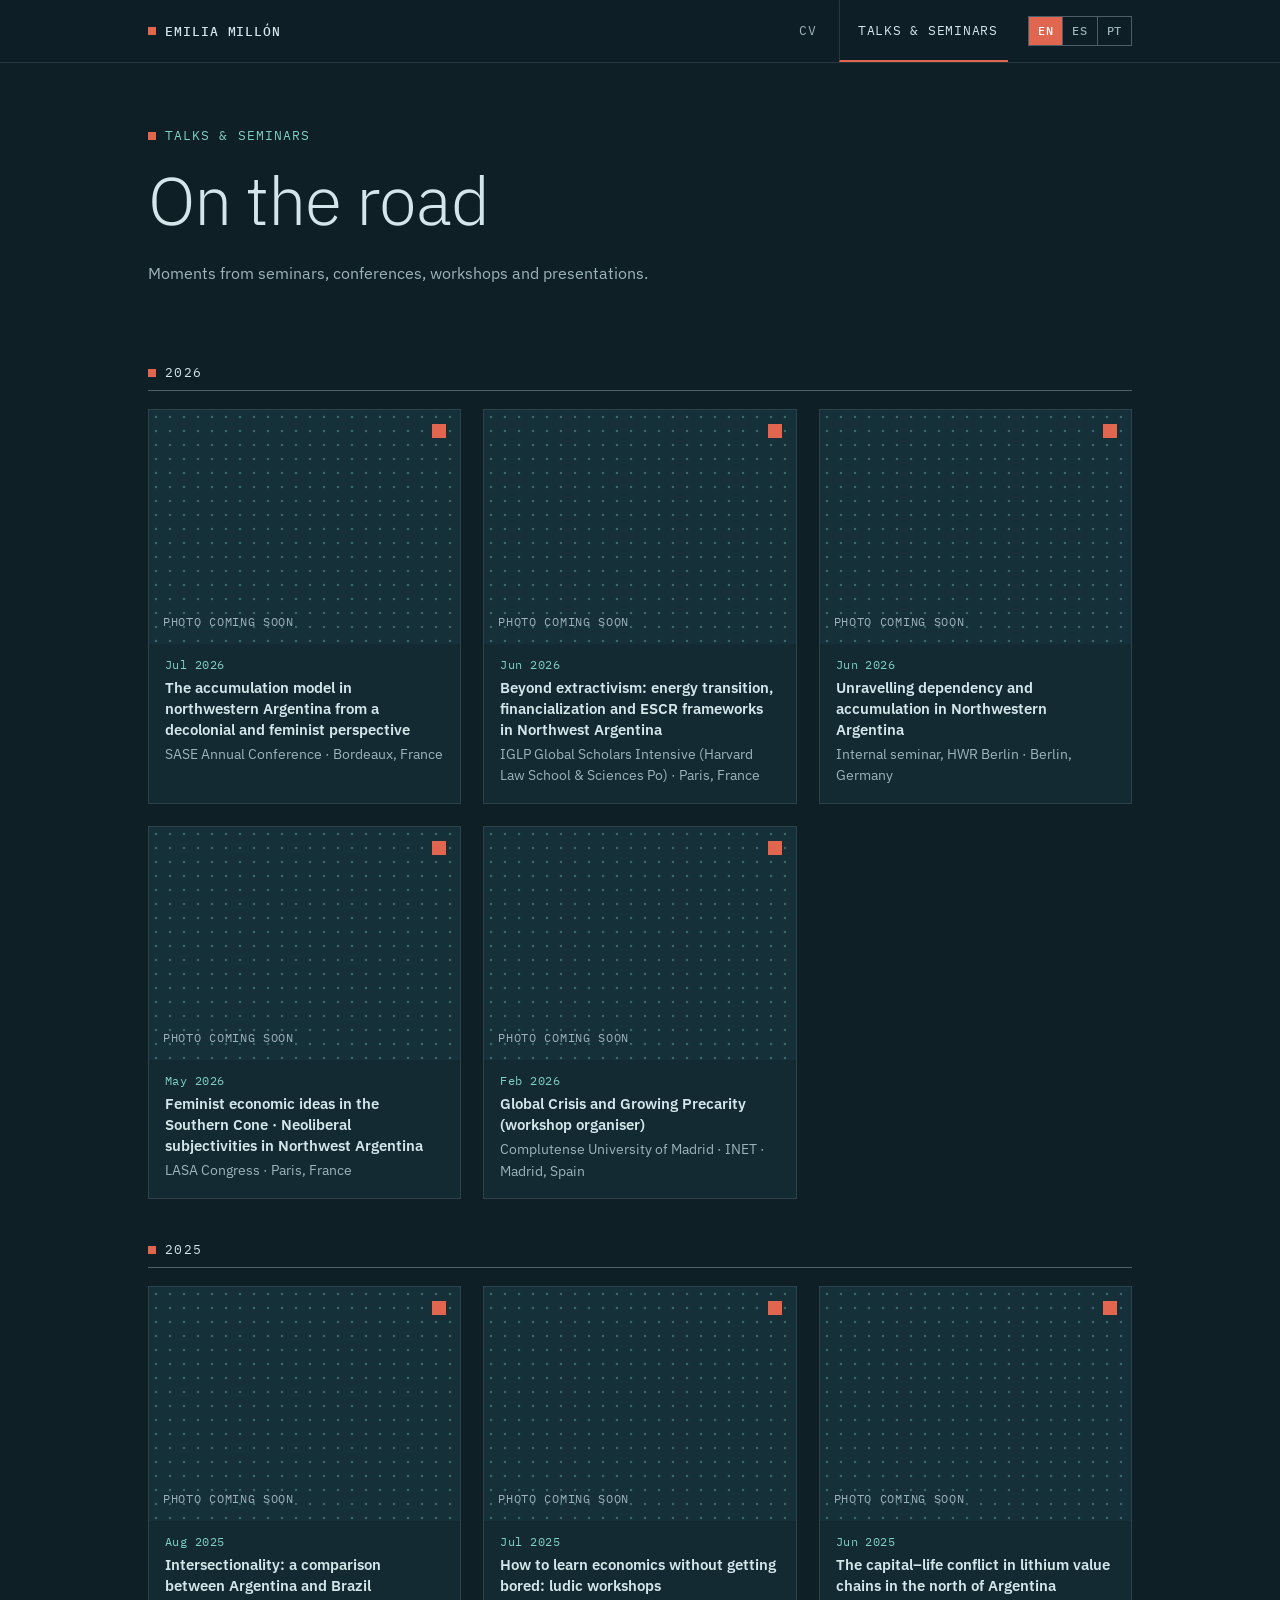
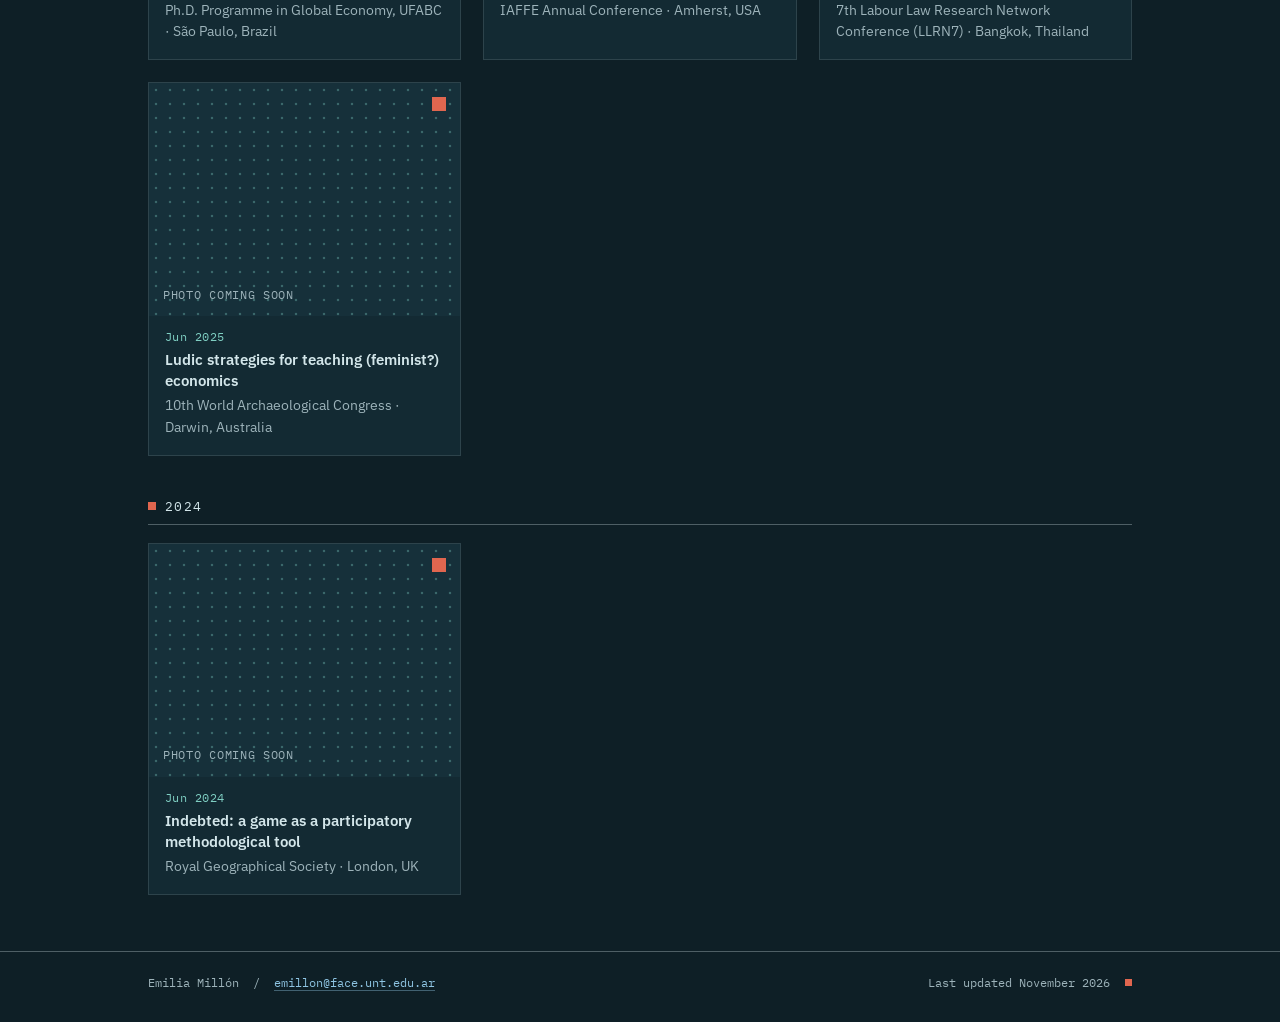
<file: talks.html>
<!doctype html>
<html lang="en">
<head>
<meta charset="utf-8">
<meta name="viewport" content="width=device-width, initial-scale=1">
<title>Talks & seminars · Emilia Millón</title>
<meta name="description" content="Photos from seminars, conferences and presentations by Emilia Millón.">
<meta property="og:title" content="Talks & seminars · Emilia Millón">
<meta property="og:description" content="Photos from seminars, conferences and presentations by Emilia Millón.">
<meta name="theme-color" content="#0E1F26">
<link rel="icon" href="data:image/svg+xml,%3Csvg xmlns='http://www.w3.org/2000/svg' viewBox='0 0 16 16'%3E%3Crect width='16' height='16' fill='%230E1F26'/%3E%3Crect x='9' y='0' width='7' height='7' fill='%23E0664F'/%3E%3C/svg%3E">
<link rel="preconnect" href="https://fonts.googleapis.com">
<link rel="preconnect" href="https://fonts.gstatic.com" crossorigin>
<link href="https://fonts.googleapis.com/css2?family=IBM+Plex+Mono:wght@400;500&family=IBM+Plex+Sans:ital,wght@0,300;0,400;0,600;1,400&display=swap" rel="stylesheet">
<link rel="stylesheet" href="assets/style.css">
</head>
<body><header class="top"><div class="wrap">
  <a class="brand" href="index.html"><span class="sq" aria-hidden="true"></span>Emilia Millón</a>
  <nav class="tabs" data-lang="en" aria-label="Sections"><a href="index.html" class="anc">CV</a><a href="talks.html" class="tab" aria-current="page">Talks &amp; seminars</a></nav><nav class="tabs" data-lang="es" aria-label="Secciones" hidden><a href="index.html" class="anc">CV</a><a href="talks.html" class="tab" aria-current="page">Charlas y seminarios</a></nav><nav class="tabs" data-lang="pt" aria-label="Seções" hidden><a href="index.html" class="anc">CV</a><a href="talks.html" class="tab" aria-current="page">Palestras e seminários</a></nav>
  <div class="lsw" role="group" aria-label="Language"><button type="button" data-set="en">EN</button><button type="button" data-set="es">ES</button><button type="button" data-set="pt">PT</button></div>
</div></header>
<main>
<section class="page-head"><div class="wrap" data-lang="en">
  <p class="kicker"><span class="sq" aria-hidden="true"></span>Talks &amp; seminars</p>
  <h1>On the road</h1>
  <p class="intro">Moments from seminars, conferences, workshops and presentations.</p>
</div><div class="wrap" data-lang="es" hidden>
  <p class="kicker"><span class="sq" aria-hidden="true"></span>Charlas y seminarios</p>
  <h1>En movimiento</h1>
  <p class="intro">Momentos de seminarios, congresos, talleres y presentaciones.</p>
</div><div class="wrap" data-lang="pt" hidden>
  <p class="kicker"><span class="sq" aria-hidden="true"></span>Palestras e seminários</p>
  <h1>Em movimento</h1>
  <p class="intro">Momentos de seminários, congressos, oficinas e apresentações.</p>
</div></section>
<div class="wrap" id="gallery"><noscript>Enable JavaScript to see the gallery.</noscript></div>
</main>
<div class="lb" id="lb" hidden role="dialog" aria-modal="true" aria-label="Photo viewer">
  <button class="x" type="button" aria-label="Close">✕</button>
  <button class="prev" type="button" aria-label="Previous">←</button>
  <figure><img alt=""><figcaption></figcaption></figure>
  <button class="next" type="button" aria-label="Next">→</button>
</div>
<footer class="foot"><div class="wrap"><span>Emilia Millón &nbsp;/&nbsp; <a href="mailto:emillon@face.unt.edu.ar">emillon@face.unt.edu.ar</a></span><span data-lang="en">Last updated November 2026 <span class="sq" aria-hidden="true"></span></span><span data-lang="es" hidden>Actualizado en noviembre de 2026 <span class="sq" aria-hidden="true"></span></span><span data-lang="pt" hidden>Atualizado em novembro de 2026 <span class="sq" aria-hidden="true"></span></span></div></footer>
<script src="assets/gallery/gallery-data.js"></script>
<script>
(function(){
  var SOON={"en": "Photo coming soon", "es": "Foto próximamente", "pt": "Foto em breve"};
  var MONTHS={en:['Jan','Feb','Mar','Apr','May','Jun','Jul','Aug','Sep','Oct','Nov','Dec'],es:['Ene','Feb','Mar','Abr','May','Jun','Jul','Ago','Sep','Oct','Nov','Dic'],pt:['Jan','Fev','Mar','Abr','Mai','Jun','Jul','Ago','Set','Out','Nov','Dez']};
  var data=(window.GALLERY||[]).slice().sort(function(a,b){return (b.date||'').localeCompare(a.date||'');});
  var root=document.getElementById('gallery'),withImg=[],lang='en';
  function e(s){var d=document.createElement('div');d.textContent=s||'';return d.innerHTML;}
  function nice(d){if(!d)return'';var p=d.split('-');return (p[1]?MONTHS[lang][+p[1]-1]+' ':'')+p[0];}
  function render(){
    var byYear={},years=[];withImg=[];
    data.forEach(function(x){var y=(x.date||'').slice(0,4)||'—';if(!byYear[y]){byYear[y]=[];years.push(y);}byYear[y].push(x);});
    var h='';
    years.forEach(function(y){
      h+='<h2 class="year"><span class="sq" aria-hidden="true"></span>'+e(y)+'</h2><div class="grid">';
      byYear[y].forEach(function(x){
        var cap='<figcaption><span class="when">'+e(nice(x.date))+'</span><span class="what">'+e(x.title)+'</span><span class="where">'+e(x.event)+(x.place?' · '+e(x.place):'')+'</span></figcaption>';
        if(x.src){var i=withImg.length;withImg.push(x);
          h+='<figure class="card"><button type="button" data-i="'+i+'" aria-label="'+e(x.title)+'"><img class="thumb" loading="lazy" src="assets/gallery/'+encodeURI(x.src)+'" alt="'+e(x.alt||x.title)+'"></button>'+cap+'</figure>';}
        else h+='<figure class="card"><div class="ph">'+e(SOON[lang])+'</div>'+cap+'</figure>';
      });
      h+='</div>';
    });
    root.innerHTML=h;
  }
  window.onLang=function(l){lang=l;render();};
  lang=window.CVLANG||'en'; render();
  var lb=document.getElementById('lb'),img=lb.querySelector('img'),fc=lb.querySelector('figcaption'),cur=0,last=null;
  function show(i){cur=(i+withImg.length)%withImg.length;var x=withImg[cur];img.src='assets/gallery/'+encodeURI(x.src);img.alt=x.alt||x.title;fc.textContent=nice(x.date)+' · '+x.title+' — '+x.event+(x.place?', '+x.place:'');}
  function open(i){last=document.activeElement;show(i);lb.hidden=false;lb.querySelector('.x').focus();}
  function close(){lb.hidden=true;if(last)last.focus();}
  root.addEventListener('click',function(ev){var b=ev.target.closest('button[data-i]');if(b)open(+b.dataset.i);});
  lb.querySelector('.x').onclick=close;lb.querySelector('.prev').onclick=function(){show(cur-1);};lb.querySelector('.next').onclick=function(){show(cur+1);};
  lb.addEventListener('click',function(ev){if(ev.target===lb)close();});
  document.addEventListener('keydown',function(ev){if(lb.hidden)return;if(ev.key==='Escape')close();if(ev.key==='ArrowLeft')show(cur-1);if(ev.key==='ArrowRight')show(cur+1);});
})();
</script>
<script>
(function(){
  var TT={"en": "Talks & seminars · Emilia Millón", "es": "Charlas y seminarios · Emilia Millón", "pt": "Palestras e seminários · Emilia Millón"};
  function set(l){
    document.querySelectorAll('[data-lang]').forEach(function(b){b.hidden=b.getAttribute('data-lang')!==l;});
    document.querySelectorAll('.lsw button').forEach(function(b){b.setAttribute('aria-pressed',b.dataset.set===l);});
    document.documentElement.lang=l; document.title=TT[l];
    try{localStorage.setItem('cv-lang',l);}catch(e){}
    if(window.onLang) window.onLang(l);
  }
  var q=new URLSearchParams(location.search).get('lang'),s=null;
  try{s=localStorage.getItem('cv-lang');}catch(e){}
  var l=q||s||'en'; if(['en','es','pt'].indexOf(l)<0) l='en';
  window.CVLANG=l;
  document.querySelectorAll('.lsw button').forEach(function(b){b.addEventListener('click',function(){window.CVLANG=b.dataset.set;set(b.dataset.set);});});
  set(l);
})();
</script></body></html>
</file>
<file: assets/style.css>
:root{
  --bg:#0E1F26; --surface:#132A33; --raise:#16303A;
  --line:rgba(211,230,234,.13); --line-strong:rgba(211,230,234,.32);
  --text:#E4EDEF; --muted:#9DB3BA; --head:#D3E6EA;
  --main:#1F4E66; --sec:#3A7CA5; --link:#8EC4E2; --mint:#7FCFC3; --accent:#E0664F;
  --sans:"IBM Plex Sans",system-ui,sans-serif; --mono:"IBM Plex Mono",ui-monospace,monospace;
  color-scheme:dark;
}
*{box-sizing:border-box}
[hidden]{display:none!important}
html{scroll-behavior:smooth;scroll-padding-top:76px;background:var(--bg)}
body{margin:0;background:var(--bg);color:var(--text);font:400 16px/1.6 var(--sans);-webkit-font-smoothing:antialiased}
a{color:var(--link);text-decoration-color:rgba(142,196,226,.4);text-underline-offset:3px}
a:hover{color:var(--accent);text-decoration-color:var(--accent)}
a:focus-visible,button:focus-visible{outline:2px solid var(--accent);outline-offset:3px}
.sq{display:inline-block;width:.62em;height:.62em;background:var(--accent);margin-right:.7em;vertical-align:.04em;flex:none}
.wrap{max-width:1080px;margin:0 auto;padding:0 48px}

/* top bar + tabs */
.top{position:sticky;top:0;z-index:5;background:rgba(14,31,38,.92);backdrop-filter:blur(8px);border-bottom:1px solid var(--line)}
.top .wrap{display:flex;align-items:center;gap:20px;height:62px}
.brand{font:500 13px/1 var(--mono);letter-spacing:.07em;text-transform:uppercase;color:var(--head);text-decoration:none;white-space:nowrap}
.tabs{display:flex;gap:2px;margin-left:auto;height:100%}
.tabs a{display:flex;align-items:center;padding:0 10px;font:400 12.5px/1 var(--mono);letter-spacing:.06em;text-transform:uppercase;color:var(--muted);text-decoration:none;border-bottom:2px solid transparent}
.tabs a:hover{color:var(--head)}
.tabs a[aria-current="page"]{color:var(--head);border-bottom-color:var(--accent)}
.tabs .tab{color:var(--head);margin-left:10px;border-left:1px solid var(--line);padding-left:18px}
.lsw{display:flex;border:1px solid var(--line-strong);flex:none}
.lsw button{background:none;border:0;color:var(--muted);font:500 11.5px/1 var(--mono);letter-spacing:.06em;padding:8px 9px;cursor:pointer}
.lsw button+button{border-left:1px solid var(--line-strong)}
.lsw button[aria-pressed="true"]{background:var(--accent);color:#fff}
.lsw button:hover{color:var(--head)}

/* hero */
.hero{border-bottom:1px solid var(--line-strong);background:
  radial-gradient(1200px 500px at 85% -10%,rgba(58,124,165,.22),transparent 60%),var(--bg)}
.hero .wrap{display:grid;grid-template-columns:1.5fr 1fr;gap:48px;align-items:center;padding-top:84px;padding-bottom:72px}
.kicker{font:400 12.5px/1.4 var(--mono);letter-spacing:.09em;text-transform:uppercase;color:var(--mint);margin:0 0 20px}
h1{font:300 clamp(40px,6vw,68px)/1.03 var(--sans);color:var(--head);margin:0 0 26px;letter-spacing:-.015em}
.bio{font-size:18px;line-height:1.62;max-width:34em;margin:0 0 12px;color:var(--text)}
.bio+.aff{margin-top:16px}
.aff{font:400 12.5px/1.65 var(--mono);color:var(--muted);margin:0 0 28px}
.actions{display:flex;flex-wrap:wrap;align-items:center;gap:14px 22px;margin-bottom:26px}
.btn{display:inline-flex;gap:10px;align-items:center;font:500 13px/1 var(--mono);letter-spacing:.05em;text-transform:uppercase;background:var(--accent);color:#fff;text-decoration:none;padding:14px 18px}
.btn:hover{background:#f07a64;color:#fff}
.alt{font:400 12.5px/1 var(--mono)}
.links{list-style:none;display:flex;flex-wrap:wrap;gap:10px 24px;margin:0;padding:0}
.links li::before{content:"";display:inline-block;width:6px;height:6px;background:var(--accent);margin-right:8px;vertical-align:2px}
.links a{font:400 13px/1.4 var(--mono)}
.art{width:100%;max-width:340px;justify-self:end}
.art svg{display:block;width:100%;height:auto}

/* sections */
.sec{padding-top:52px;padding-bottom:6px}
.sec h2{display:flex;align-items:center;font:400 13px/1.3 var(--mono);letter-spacing:.1em;text-transform:uppercase;color:var(--head);margin:0 0 20px;padding-bottom:11px;border-bottom:1px solid var(--line-strong)}
.sec h2 .num{color:var(--mint);margin-right:.9em}
.sec h3{font:italic 400 15px/1.4 var(--sans);color:var(--link);margin:24px 0 8px}
.lead{font-size:17.5px;line-height:1.72;max-width:46em;margin:0 0 18px}
.lead strong{color:var(--head);font-weight:600;background:linear-gradient(transparent 62%,rgba(224,102,79,.28) 0)}
.ref{margin:0 0 11px;padding-left:1.6em;text-indent:-1.6em;font-size:15px;line-height:1.56;color:var(--text)}
.ref em{color:var(--head)}
.rows{margin:0}
.row{display:grid;grid-template-columns:150px 1fr;gap:24px;padding:10px 0}
.row+.row{border-top:1px dashed var(--line)}
.row dt{font:400 12.5px/1.75 var(--mono);color:var(--mint);white-space:nowrap}
.row dd{margin:0;font-size:15px;line-height:1.58}
.row dd p{margin:0}
.row dd p+p{margin-top:4px;color:var(--muted);font-size:14px}
.row strong{color:var(--head);font-weight:600}

.foot{margin-top:56px;border-top:1px solid var(--line-strong)}
.foot .wrap{display:flex;justify-content:space-between;gap:16px;flex-wrap:wrap;padding-top:22px;padding-bottom:30px;font:400 12px/1.5 var(--mono);color:var(--muted)}
.foot .sq{margin:0 0 0 .6em}

/* gallery page */
.page-head .wrap{padding-top:64px;padding-bottom:36px}
.page-head p.intro{max-width:40em;color:var(--muted);margin:0}
.year{display:flex;align-items:center;font:400 13px/1 var(--mono);letter-spacing:.1em;color:var(--head);margin:44px 0 18px;padding-bottom:11px;border-bottom:1px solid var(--line-strong)}
.grid{display:grid;grid-template-columns:repeat(auto-fill,minmax(250px,1fr));gap:22px}
.card{margin:0;background:var(--surface);border:1px solid var(--line);display:flex;flex-direction:column}
.card button{all:unset;cursor:pointer;display:block}
.card button:focus-visible{outline:2px solid var(--accent);outline-offset:2px}
.thumb{aspect-ratio:4/3;width:100%;object-fit:cover;display:block;background:var(--raise)}
.ph{aspect-ratio:4/3;display:flex;align-items:flex-end;padding:14px;background:
  radial-gradient(circle,rgba(127,207,195,.35) 1.4px,transparent 1.6px) 0 0/14px 14px,var(--raise);
  font:400 11.5px/1.3 var(--mono);letter-spacing:.06em;text-transform:uppercase;color:var(--muted);position:relative}
.ph::after{content:"";position:absolute;top:14px;right:14px;width:14px;height:14px;background:var(--accent)}
.card figcaption{padding:14px 16px 16px;display:flex;flex-direction:column;gap:4px}
.card .when{font:400 11.5px/1.3 var(--mono);color:var(--mint);letter-spacing:.04em}
.card .what{font-size:15px;line-height:1.4;color:var(--head);font-weight:600}
.card .where{font-size:13.5px;color:var(--muted)}
.lb{position:fixed;inset:0;z-index:20;background:rgba(6,14,18,.92);display:grid;place-items:center;padding:24px}
.lb[hidden]{display:none}
.lb figure{margin:0;max-width:min(1100px,100%);}
.lb img{max-width:100%;max-height:78vh;display:block;margin:0 auto}
.lb figcaption{font:400 13px/1.5 var(--mono);color:var(--text);margin-top:12px;text-align:center}
.lb button{position:absolute;background:none;border:1px solid var(--line-strong);color:var(--head);font:500 13px/1 var(--mono);padding:10px 13px;cursor:pointer}
.lb .x{top:18px;right:18px}.lb .prev{left:18px;top:50%}.lb .next{right:18px;top:50%}

@media (max-width:820px){
  .wrap{padding:0 16px}
  .top .wrap{gap:12px;height:56px}
  .tabs a{padding:0 8px;font-size:11px}
  .tabs .anc{display:none}
  .tabs a{white-space:nowrap;letter-spacing:.02em}
  .brand{font-size:12px;letter-spacing:.03em}
  .top .wrap{gap:10px}
  .tabs .tab{margin-left:0;border-left:0;padding-left:8px}
  .lsw button{padding:7px 7px}
  .hero .wrap{grid-template-columns:1fr;gap:28px;padding-top:44px;padding-bottom:44px}
  .art{order:-1;max-width:150px;justify-self:start}
  .row{grid-template-columns:1fr;gap:2px}
  .row dt{white-space:normal}
  .brand .full{display:none}
}
@media print{.top,.actions{display:none} :root{--bg:#fff;--text:#16303A;--head:#1F4E66;--muted:#4d6670}}
</file>
